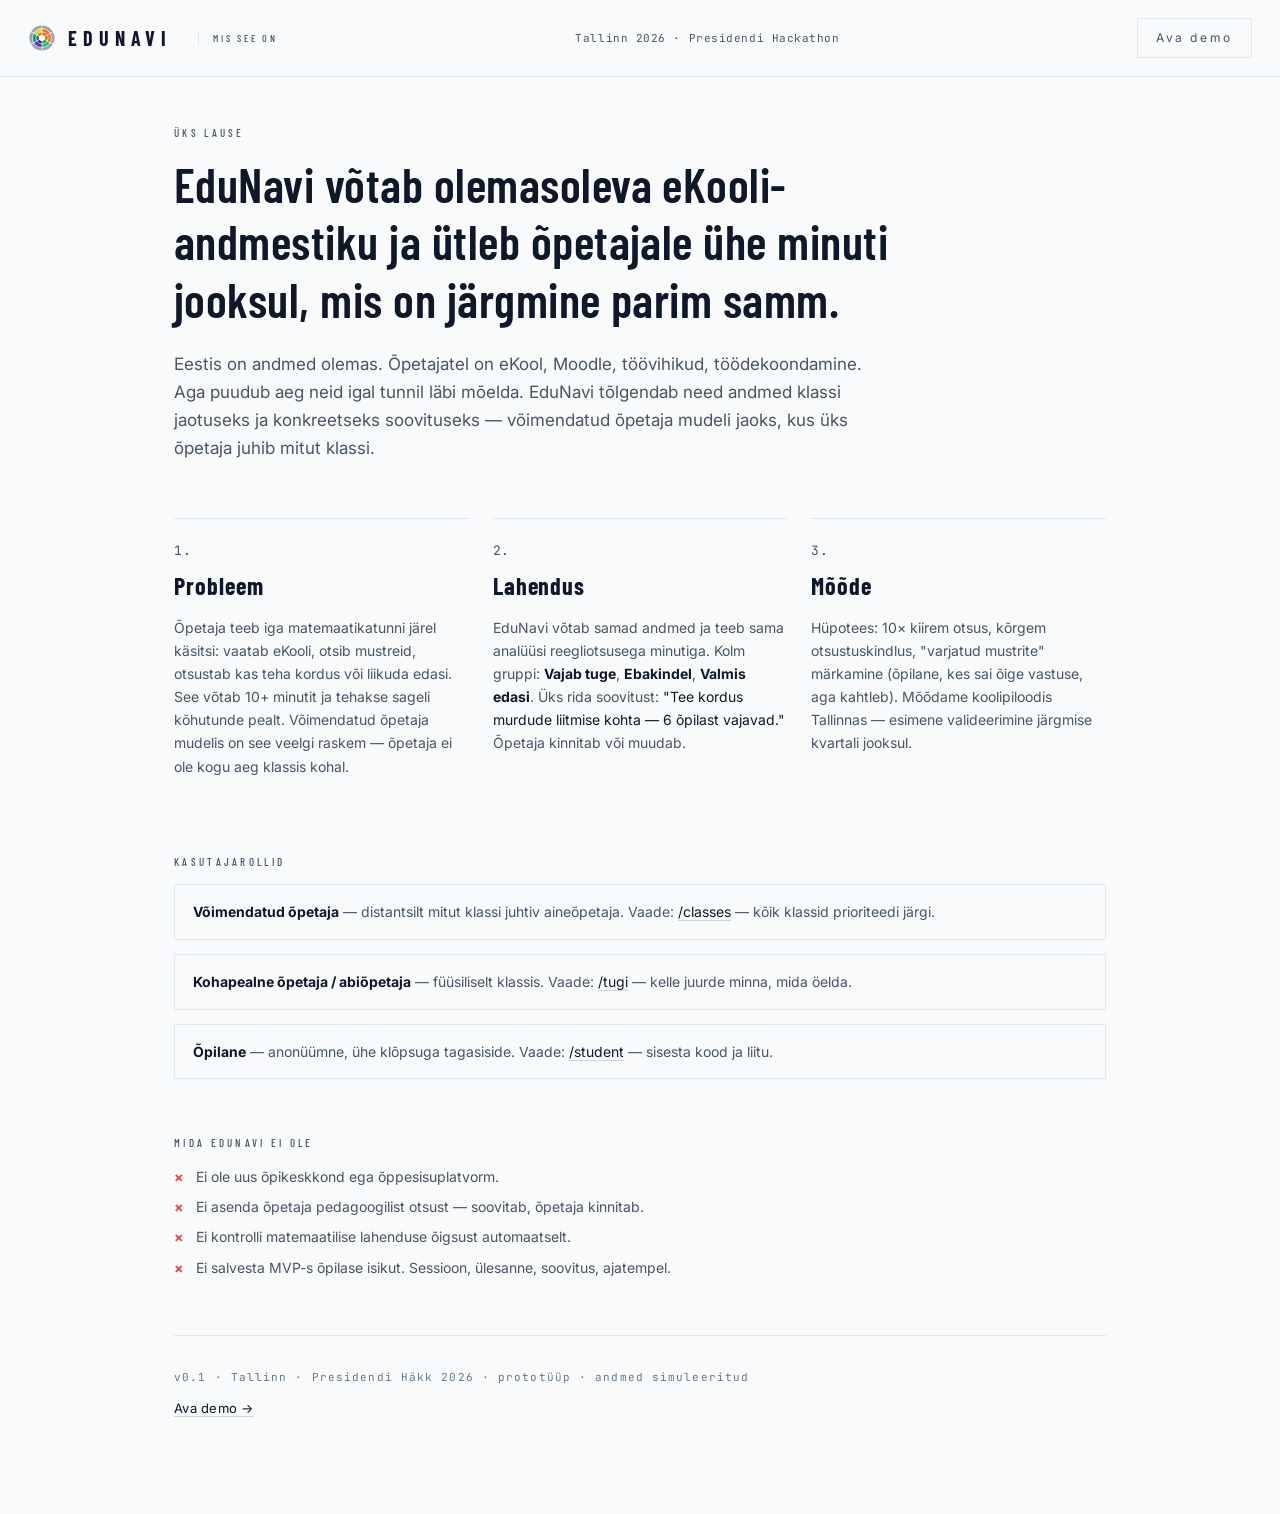
<file: about.html>
<!doctype html>
<html lang="et">
  <head>
    <meta charset="utf-8" />
    <meta name="viewport" content="width=device-width, initial-scale=1" />
    <title>EduNavi — mis see on</title>
    <meta name="description" content="EduNavi on õpetaja otsustugi: olemasolevatest andmetest klass jaotuses ja konkreetne järgmine samm." />
    <meta name="theme-color" content="#000000" />
    <link rel="canonical" href="https://edunavi.vercel.app/about" />
    <meta property="og:type" content="website" />
    <meta property="og:title" content="EduNavi — õpetaja otsustugi" />
    <meta property="og:description" content="Üks õpetaja, sada õpilast, üks pilk." />
    <meta property="og:image" content="https://edunavi.vercel.app/og.svg" />
    <meta property="og:locale" content="et_EE" />
    <link rel="stylesheet" href="style.css" />
    <link rel="icon" href="data:image/svg+xml;utf8,%3Csvg xmlns='http://www.w3.org/2000/svg' viewBox='0 0 32 32'%3E%3Crect width='32' height='32' fill='%23000'/%3E%3Ctext x='50%25' y='62%25' font-family='Arial' font-size='18' font-weight='700' fill='white' text-anchor='middle'%3EE%3C/text%3E%3C/svg%3E" />
  </head>
  <body class="about-body">
    <header class="class-header">
      <a href="/" class="wordmark" style="border:0; color:var(--text);">EduNavi <small>Mis see on</small></a>
      <div class="class-meta-bar">
        <span class="mono">Tallinn 2026 · Presidendi Hackathon</span>
      </div>
      <a href="/class" class="ghost-button" style="text-decoration:none; padding:10px 18px;">Ava demo</a>
    </header>

    <main class="about-main">
      <section class="about-hero">
        <span class="eyebrow">Üks lause</span>
        <h1 class="about-h1">EduNavi võtab olemasoleva eKooli-andmestiku ja ütleb õpetajale ühe minuti jooksul, mis on järgmine parim samm.</h1>
        <p class="about-lead">
          Eestis on andmed olemas. Õpetajatel on eKool, Moodle, töövihikud, töödekoondamine. Aga puudub aeg
          neid igal tunnil läbi mõelda. EduNavi tõlgendab need andmed klassi jaotuseks ja konkreetseks soovituseks —
          võimendatud õpetaja mudeli jaoks, kus üks õpetaja juhib mitut klassi.
        </p>
      </section>

      <section class="about-three">
        <div class="about-tile">
          <span class="about-num">1.</span>
          <h2>Probleem</h2>
          <p>
            Õpetaja teeb iga matemaatikatunni järel käsitsi: vaatab eKooli, otsib mustreid,
            otsustab kas teha kordus või liikuda edasi. See võtab 10+ minutit ja tehakse
            sageli kõhutunde pealt. Võimendatud õpetaja mudelis on see veelgi raskem —
            õpetaja ei ole kogu aeg klassis kohal.
          </p>
        </div>
        <div class="about-tile">
          <span class="about-num">2.</span>
          <h2>Lahendus</h2>
          <p>
            EduNavi võtab samad andmed ja teeb sama analüüsi reegliotsusega minutiga.
            Kolm gruppi: <strong>Vajab tuge</strong>, <strong>Ebakindel</strong>,
            <strong>Valmis edasi</strong>. Üks rida soovitust: <em>"Tee kordus murdude
            liitmise kohta — 6 õpilast vajavad."</em> Õpetaja kinnitab või muudab.
          </p>
        </div>
        <div class="about-tile">
          <span class="about-num">3.</span>
          <h2>Mõõde</h2>
          <p>
            Hüpotees: 10× kiirem otsus, kõrgem otsustuskindlus, "varjatud mustrite"
            märkamine (õpilane, kes sai õige vastuse, aga kahtleb). Mõõdame koolipiloodis
            Tallinnas — esimene valideerimine järgmise kvartali jooksul.
          </p>
        </div>
      </section>

      <section class="about-roles">
        <span class="eyebrow">Kasutajarollid</span>
        <ul class="about-roles-list">
          <li>
            <strong>Võimendatud õpetaja</strong> — distantsilt mitut klassi juhtiv aineõpetaja.
            Vaade: <a href="/classes">/classes</a> — kõik klassid prioriteedi järgi.
          </li>
          <li>
            <strong>Kohapealne õpetaja / abiõpetaja</strong> — füüsiliselt klassis.
            Vaade: <a href="/tugi">/tugi</a> — kelle juurde minna, mida öelda.
          </li>
          <li>
            <strong>Õpilane</strong> — anonüümne, ühe klõpsuga tagasiside.
            Vaade: <a href="/student">/student</a> — sisesta kood ja liitu.
          </li>
        </ul>
      </section>

      <section class="about-not">
        <span class="eyebrow">Mida EduNavi ei ole</span>
        <ul>
          <li>Ei ole uus õpikeskkond ega õppesisuplatvorm.</li>
          <li>Ei asenda õpetaja pedagoogilist otsust — soovitab, õpetaja kinnitab.</li>
          <li>Ei kontrolli matemaatilise lahenduse õigsust automaatselt.</li>
          <li>Ei salvesta MVP-s õpilase isikut. Sessioon, ülesanne, soovitus, ajatempel.</li>
        </ul>
      </section>

      <section class="about-foot">
        <p class="mono" style="color:var(--muted-2); font-size:11px; letter-spacing:0.1em;">
          v0.1 · Tallinn · Presidendi Häkk 2026 · prototüüp · andmed simuleeritud
        </p>
        <p style="margin-top:8px;"><a href="/class" class="link-button">Ava demo →</a></p>
      </section>
    </main>
  </body>
</html>
</file>
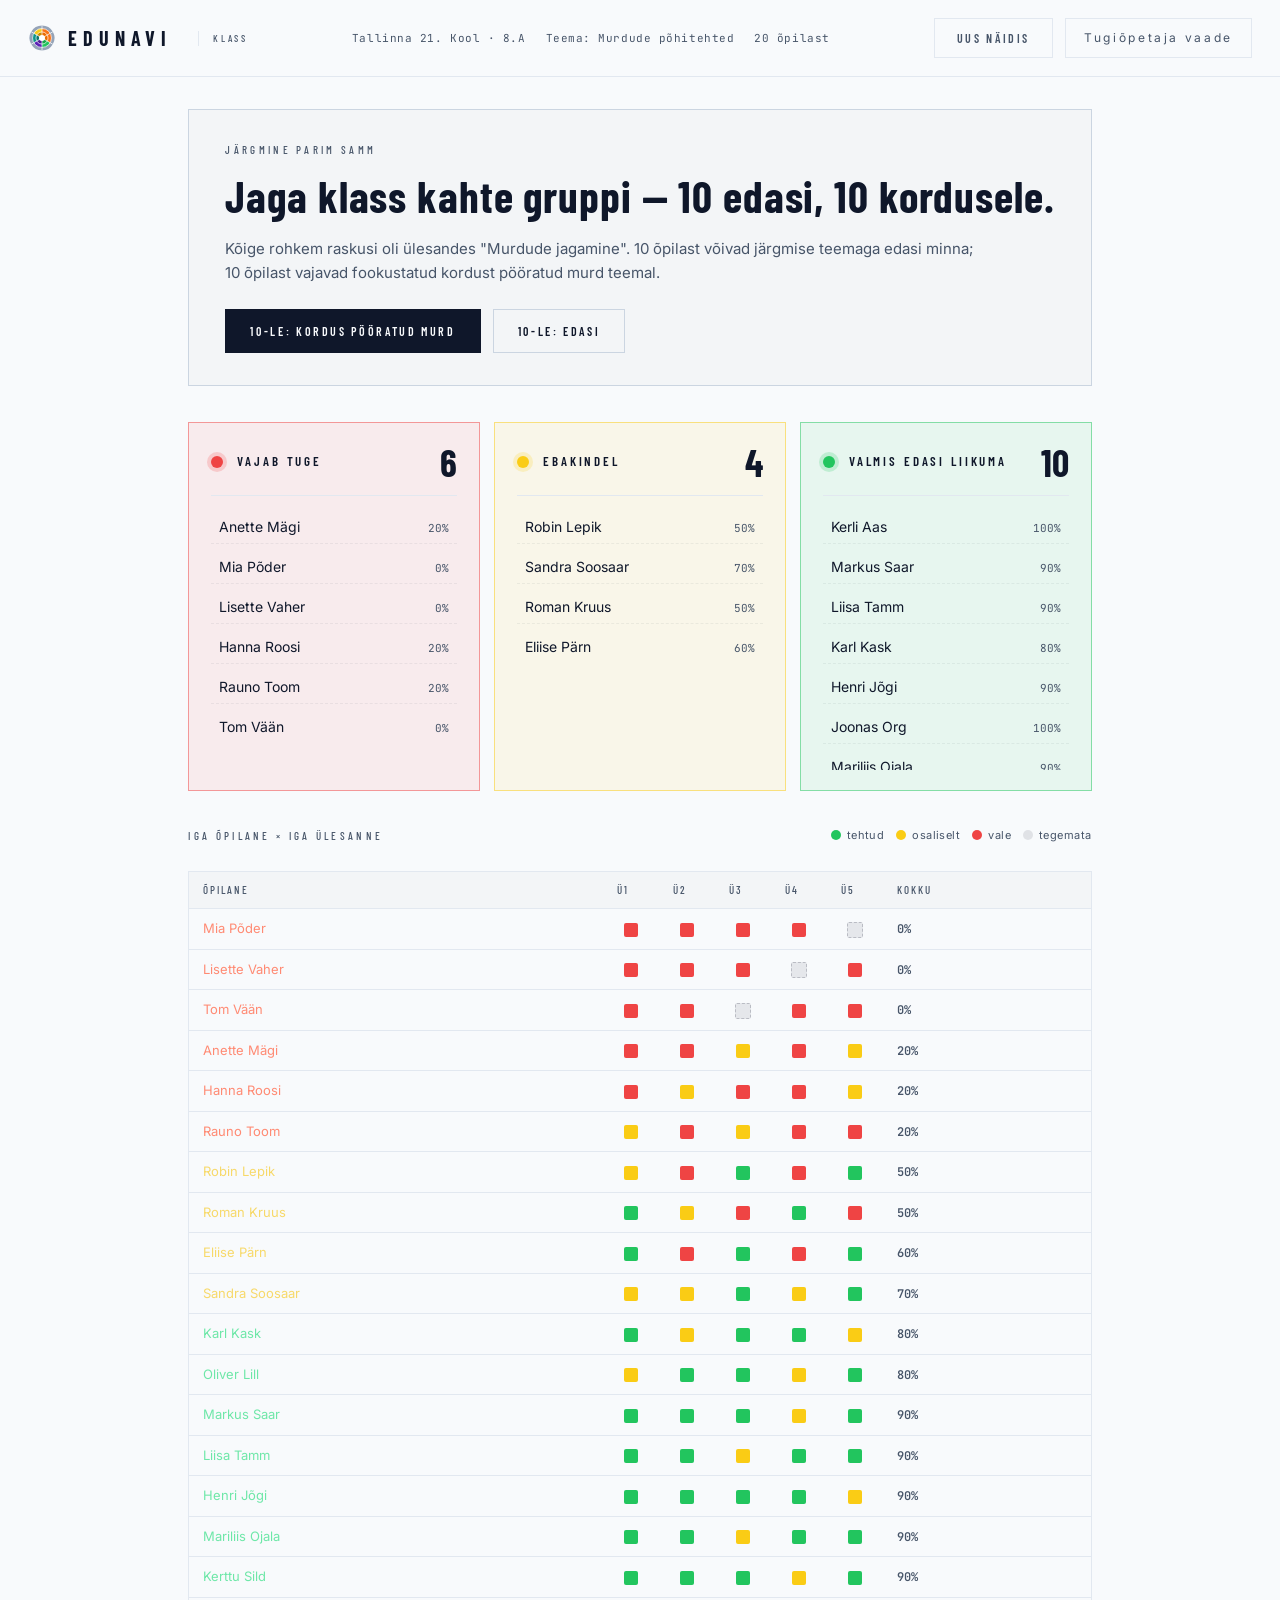
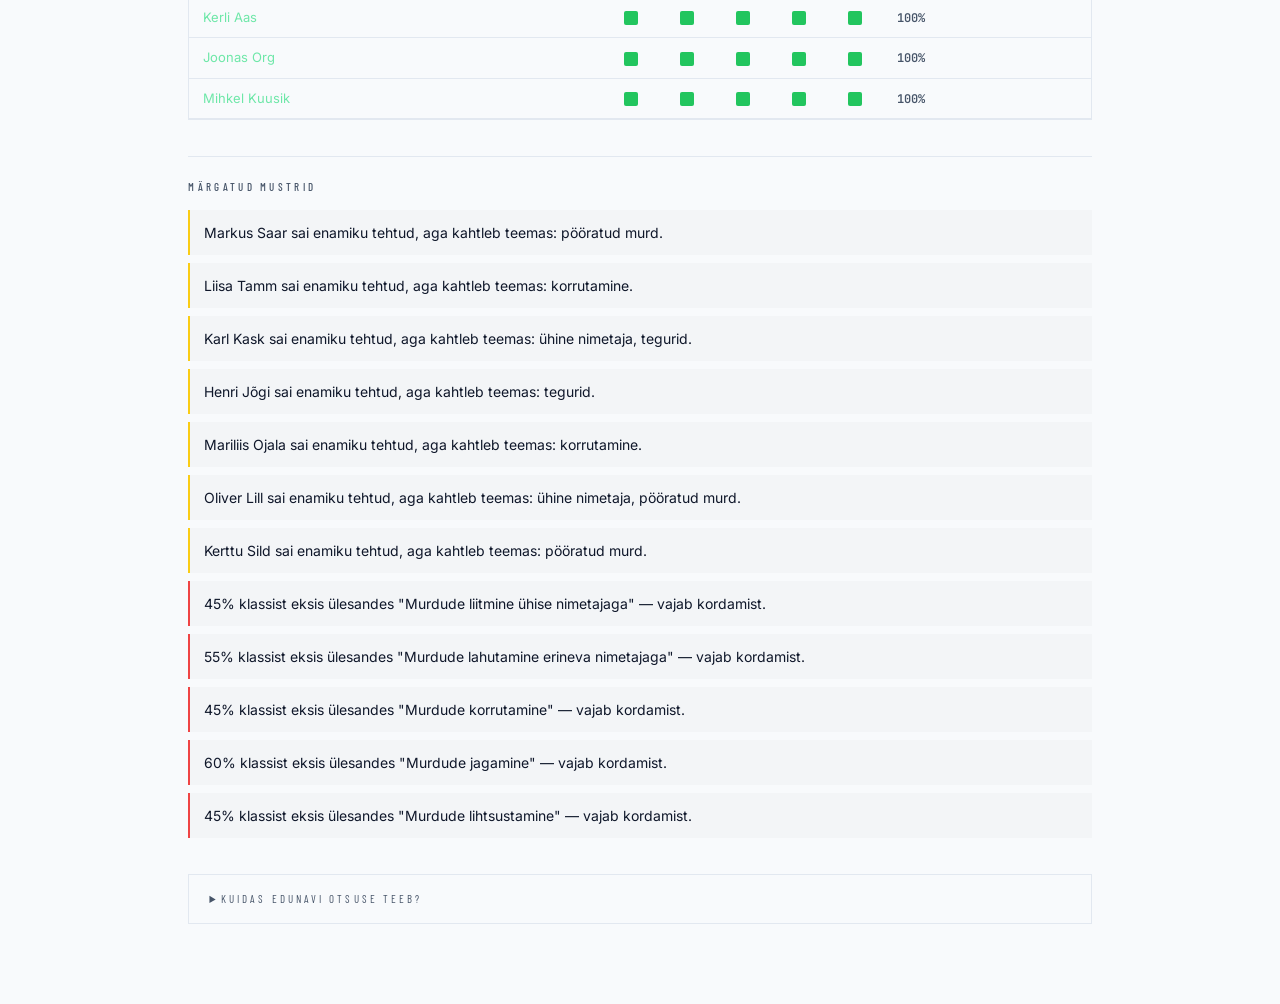
<file: class.html>
<!doctype html>
<html lang="et">
  <head>
    <meta charset="utf-8" />
    <meta name="viewport" content="width=device-width, initial-scale=1" />
    <title>EduNavi — klassi otsustugi</title>
    <meta name="description" content="EduNavi — õpetaja näeb 1 minutiga, kes vajab tuge, kes on ebakindel ja kes on valmis edasi liikuma." />
    <meta name="theme-color" content="#000000" />
    <link rel="canonical" href="https://edunavi.vercel.app/class" />
    <meta property="og:type" content="website" />
    <meta property="og:title" content="EduNavi — klassi otsustugi" />
    <meta property="og:description" content="Üks vaade. Kolm gruppi. Selge soovitus. Üks minut." />
    <meta property="og:image" content="https://edunavi.vercel.app/og.svg" />
    <meta property="og:locale" content="et_EE" />
    <link rel="stylesheet" href="style.css" />
    <link rel="icon" href="data:image/svg+xml;utf8,%3Csvg xmlns='http://www.w3.org/2000/svg' viewBox='0 0 32 32'%3E%3Crect width='32' height='32' fill='%23000'/%3E%3Ctext x='50%25' y='62%25' font-family='Arial' font-size='18' font-weight='700' fill='white' text-anchor='middle'%3EE%3C/text%3E%3C/svg%3E" />
  </head>
  <body class="class-body">
    <header class="class-header">
      <a href="/" class="wordmark" style="border:0; color:var(--text);">EduNavi <small>Klass</small></a>
      <div class="class-meta-bar">
        <span id="meta-class" class="mono"></span>
        <span id="meta-topic" class="mono"></span>
        <span id="meta-students" class="mono"></span>
      </div>
      <div style="display:flex; align-items:center; gap:12px;">
        <button id="reload-btn" class="ghost-button" title="Lae uus näidisandmestik">Uus näidis</button>
        <a href="/tugi" class="ghost-button" style="text-decoration:none; padding:10px 18px;">Tugiõpetaja vaade</a>
      </div>
    </header>

    <main class="class-main">
      <!-- Live-mode badge: shown only when arriving from a real lesson via ?live=1 -->
      <div id="live-badge" class="live-badge" style="display:none;">
        <span class="live-dot"></span>
        <span>Reaalajas tunni andmed</span>
        <span id="live-age" class="mono"></span>
      </div>

      <!-- Recommendation card — what the teacher actually does next -->
      <section class="recommendation">
        <span class="eyebrow">Järgmine parim samm</span>
        <h1 id="rec-headline" class="rec-headline">Laadin…</h1>
        <p id="rec-detail" class="rec-detail"></p>
        <div id="rec-actions" class="rec-actions"></div>
      </section>

      <!-- Three traffic-light buckets -->
      <section class="buckets">
        <div class="bucket bucket-need" id="bucket-need">
          <div class="bucket-head">
            <span class="bucket-dot"></span>
            <span class="bucket-label">Vajab tuge</span>
            <span class="bucket-count" id="count-need">0</span>
          </div>
          <ul class="bucket-list" id="list-need"></ul>
        </div>
        <div class="bucket bucket-mid" id="bucket-mid">
          <div class="bucket-head">
            <span class="bucket-dot"></span>
            <span class="bucket-label">Ebakindel</span>
            <span class="bucket-count" id="count-mid">0</span>
          </div>
          <ul class="bucket-list" id="list-mid"></ul>
        </div>
        <div class="bucket bucket-ready" id="bucket-ready">
          <div class="bucket-head">
            <span class="bucket-dot"></span>
            <span class="bucket-label">Valmis edasi liikuma</span>
            <span class="bucket-count" id="count-ready">0</span>
          </div>
          <ul class="bucket-list" id="list-ready"></ul>
        </div>
      </section>

      <!-- Per-student × per-exercise grid -->
      <section class="grid-section">
        <div class="grid-section-head">
          <span class="eyebrow">Iga õpilane × iga ülesanne</span>
          <span class="grid-legend">
            <span class="leg leg-correct">tehtud</span>
            <span class="leg leg-partial">osaliselt</span>
            <span class="leg leg-wrong">vale</span>
            <span class="leg leg-blank">tegemata</span>
          </span>
        </div>
        <div class="grid-table-wrap">
          <table class="grid-table" id="grid-table"></table>
        </div>
      </section>

      <!-- Hidden patterns (per the doc: spot uncertain students who got the right answer) -->
      <section id="patterns-section" class="patterns" style="display:none;">
        <span class="eyebrow">Märgatud mustrid</span>
        <ul id="patterns-list" class="patterns-list"></ul>
      </section>

      <!-- Algorithm transparency — judges respect this -->
      <details class="algo-note">
        <summary>Kuidas EduNavi otsuse teeb?</summary>
        <div class="algo-body">
          <p>EduNavi ei tee otsust õpetaja eest — ta teeb soovituse, mille õpetaja kinnitab. Algoritm on lihtne ja seletatav.</p>
          <ol>
            <li>Iga õpilase iga ülesande tulemus saab skoori: <strong>tehtud = 1</strong>, <strong>osaliselt = 0,5</strong>, <strong>vale = 0</strong>, <strong>tegemata = 0</strong>.</li>
            <li>Õpilase keskmine skoor määrab grupi:
              <ul>
                <li>alla 40% → <strong>Vajab tuge</strong></li>
                <li>40–74% → <strong>Ebakindel</strong></li>
                <li>75% ja üle → <strong>Valmis edasi liikuma</strong></li>
              </ul>
            </li>
            <li>Soovitus tugineb klassi jaotusele: kui üle poole vajab tuge → kordus; kui üle 70% on valmis → edasi; muidu → kahe grupi mudel.</li>
            <li>Lisaks tuvastame mustrid: õpilane, kes sai õige vastuse, aga kahtleb (osaline märk); ülesanded, kus eksis 40%+ klassist; oskused, mis on klassi peamine raskuskoht.</li>
          </ol>
          <p class="algo-foot">v1 prototüüp · reegliotsus näidisandmetel · v2 plugib LLM-i</p>
        </div>
      </details>
    </main>

    <script src="config.js"></script>
    <script src="class-data.js"></script>
    <script src="class.js"></script>
  </body>
</html>
</file>
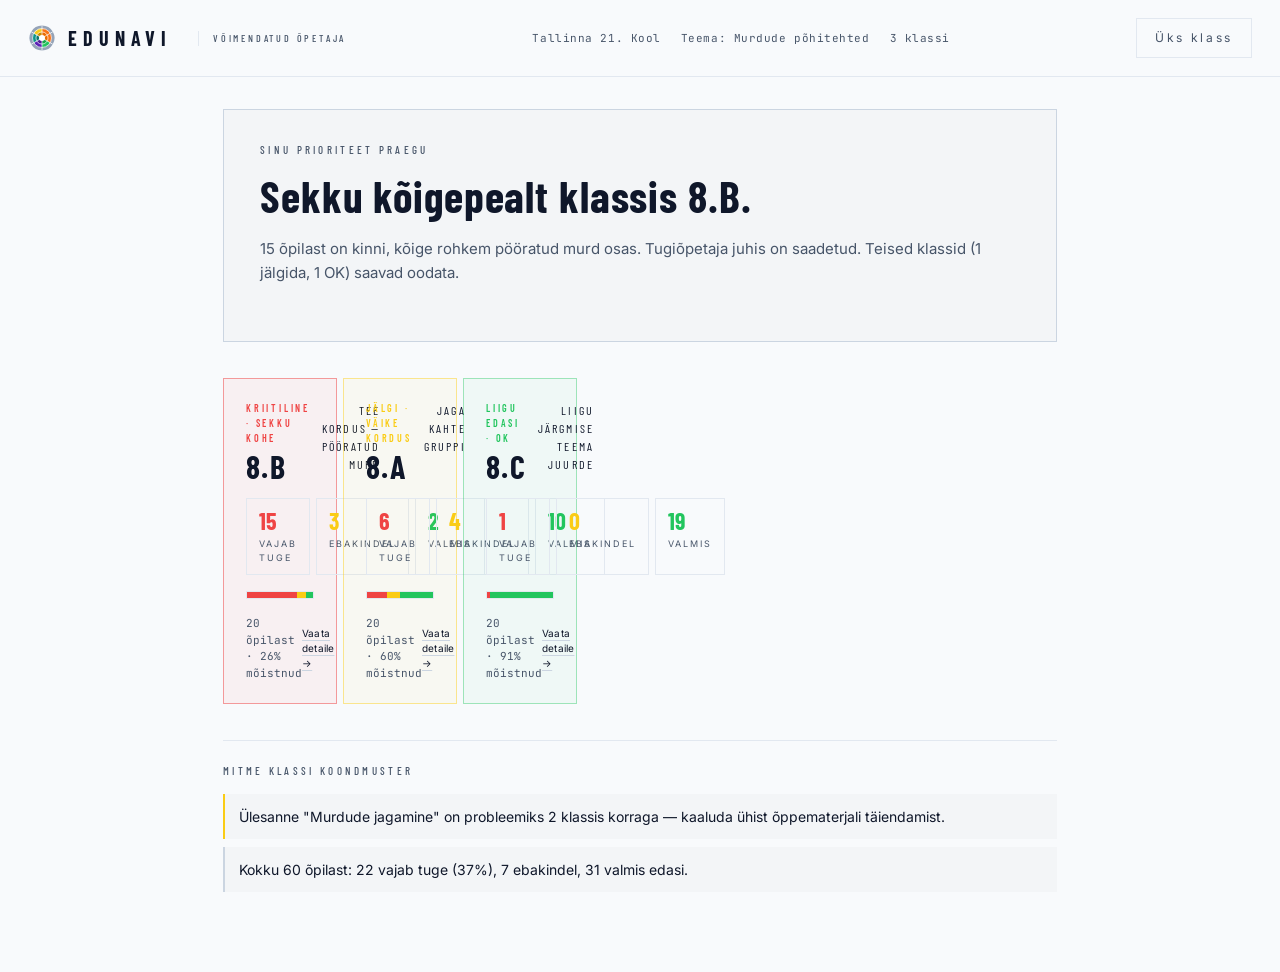
<file: classes.html>
<!doctype html>
<html lang="et">
  <head>
    <meta charset="utf-8" />
    <meta name="viewport" content="width=device-width, initial-scale=1" />
    <title>EduNavi — võimendatud õpetaja</title>
    <meta name="description" content="EduNavi võimendatud õpetajale — kõik klassid ühel pilgul, milline neist vajab kohe sekkumist." />
    <meta name="theme-color" content="#000000" />
    <link rel="canonical" href="https://edunavi.vercel.app/classes" />
    <meta property="og:type" content="website" />
    <meta property="og:title" content="EduNavi — võimendatud õpetaja" />
    <meta property="og:description" content="Üks õpetaja, mitu klassi, üks pilk." />
    <meta property="og:image" content="https://edunavi.vercel.app/og.svg" />
    <meta property="og:locale" content="et_EE" />
    <link rel="stylesheet" href="style.css" />
    <link rel="icon" href="data:image/svg+xml;utf8,%3Csvg xmlns='http://www.w3.org/2000/svg' viewBox='0 0 32 32'%3E%3Crect width='32' height='32' fill='%23000'/%3E%3Ctext x='50%25' y='62%25' font-family='Arial' font-size='18' font-weight='700' fill='white' text-anchor='middle'%3EE%3C/text%3E%3C/svg%3E" />
  </head>
  <body class="classes-body">
    <header class="class-header">
      <a href="/" class="wordmark" style="border:0; color:var(--text);">EduNavi <small>Võimendatud õpetaja</small></a>
      <div class="class-meta-bar">
        <span class="mono">Tallinna 21. Kool</span>
        <span class="mono">Teema: Murdude põhitehted</span>
        <span class="mono" id="classes-count">— klassi</span>
      </div>
      <div style="display:flex; align-items:center; gap:12px;">
        <a href="/class" class="ghost-button" style="text-decoration:none; padding:10px 18px;">Üks klass</a>
      </div>
    </header>

    <main class="class-main">
      <section class="recommendation">
        <span class="eyebrow">Sinu prioriteet praegu</span>
        <h1 id="multi-headline" class="rec-headline">Laadin…</h1>
        <p id="multi-detail" class="rec-detail"></p>
      </section>

      <section class="classes-grid" id="classes-grid"></section>

      <section class="patterns">
        <span class="eyebrow">Mitme klassi koondmuster</span>
        <ul id="multi-patterns" class="patterns-list"></ul>
      </section>
    </main>

    <script src="class-data.js"></script>
    <script src="classes.js"></script>
  </body>
</html>
</file>
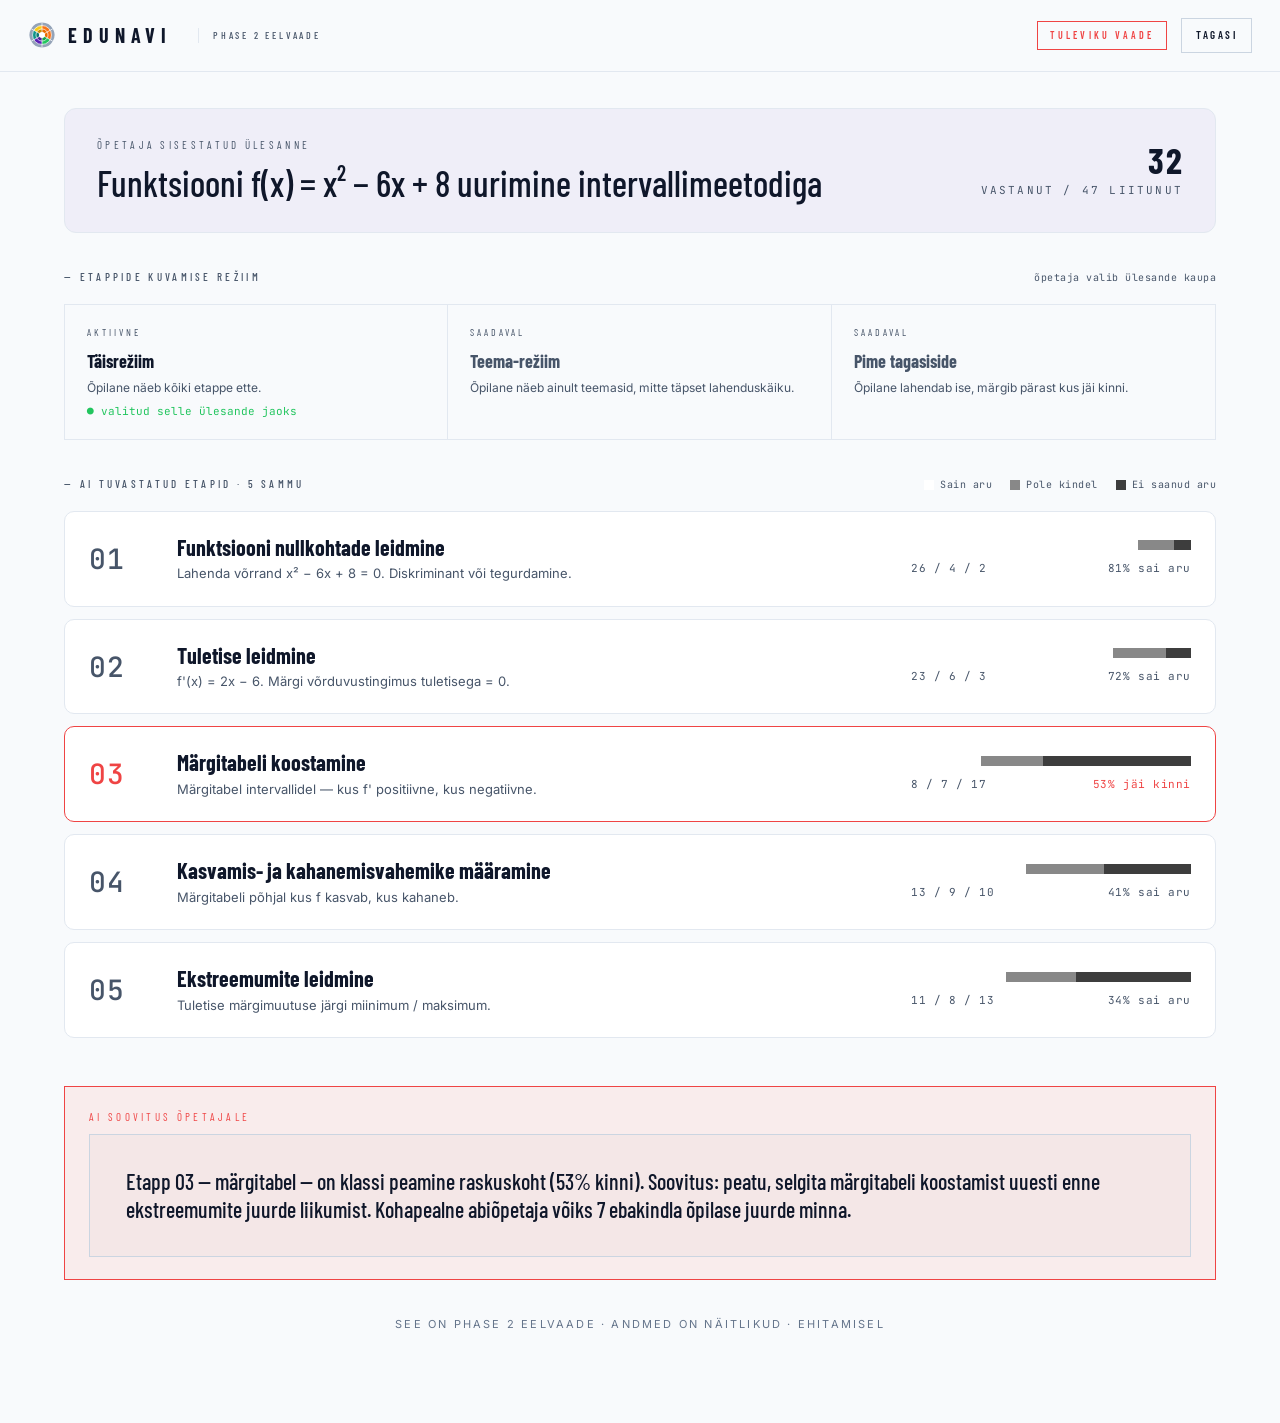
<file: preview.html>
<!doctype html>
<html lang="et">
  <head>
    <meta charset="utf-8" />
    <meta name="viewport" content="width=device-width, initial-scale=1" />
    <title>EduNavi — Phase 2: AI etapistus</title>
    <meta name="description" content="EduNavi Phase 2: AI jagab matemaatikaülesande etappideks ja näitab õpetajale, kus klass kinni jäi." />
    <meta name="theme-color" content="#000000" />
    <link rel="canonical" href="https://edunavi.vercel.app/preview" />
    <meta property="og:type" content="website" />
    <meta property="og:title" content="EduNavi — Phase 2: AI etapistus" />
    <meta property="og:description" content="AI jagab ülesande etappideks. Õpetaja kinnitab. Õpilane märgib kinnijäämise koha." />
    <meta property="og:image" content="https://edunavi.vercel.app/og.svg" />
    <meta property="og:image:width" content="1200" />
    <meta property="og:image:height" content="630" />
    <meta property="og:locale" content="et_EE" />
    <meta name="twitter:card" content="summary_large_image" />
    <meta name="twitter:title" content="EduNavi — Phase 2: AI etapistus" />
    <meta name="twitter:image" content="https://edunavi.vercel.app/og.svg" />
    <link rel="stylesheet" href="style.css" />
    <link rel="icon" href="data:image/svg+xml;utf8,%3Csvg xmlns='http://www.w3.org/2000/svg' viewBox='0 0 32 32'%3E%3Crect width='32' height='32' fill='%23000'/%3E%3Ctext x='50%25' y='62%25' font-family='Arial' font-size='18' font-weight='700' fill='white' text-anchor='middle'%3EE%3C/text%3E%3C/svg%3E" />
    <link rel="apple-touch-icon" href="data:image/svg+xml;utf8,%3Csvg xmlns='http://www.w3.org/2000/svg' viewBox='0 0 180 180'%3E%3Crect width='180' height='180' fill='%23000'/%3E%3Ctext x='50%25' y='62%25' font-family='Arial' font-size='100' font-weight='700' fill='white' text-anchor='middle'%3EE%3C/text%3E%3C/svg%3E" />
    <style>
      body.preview-body { height: auto; overflow-y: auto; }
      .preview-header {
        display: flex;
        justify-content: space-between;
        align-items: center;
        padding: 18px 28px;
        border-bottom: 1px solid var(--line);
      }
      .preview-badge {
        font-family: 'Barlow Condensed', sans-serif;
        font-size: 10px;
        font-weight: 600;
        letter-spacing: 0.32em;
        text-transform: uppercase;
        padding: 6px 12px;
        border: 1px solid var(--warn);
        color: var(--warn);
      }
      .preview-main {
        max-width: 1200px;
        margin: 0 auto;
        padding: 36px 24px 80px;
      }
      .preview-problem {
        border: 1px solid var(--line);
        padding: 28px 32px;
        margin-bottom: 36px;
        display: grid;
        grid-template-columns: 1fr auto;
        gap: 24px;
        align-items: center;
      }
      .preview-problem .label {
        font-family: 'Barlow Condensed', sans-serif;
        font-size: 11px;
        letter-spacing: 0.3em;
        text-transform: uppercase;
        color: var(--muted);
        margin-bottom: 8px;
      }
      .preview-problem .text {
        font-family: 'Barlow Condensed', sans-serif;
        font-weight: 500;
        font-size: 36px;
        line-height: 1.2;
      }
      .preview-problem .meta {
        text-align: right;
        font-family: 'JetBrains Mono', monospace;
        font-size: 11px;
        color: var(--muted);
      }
      .preview-problem .meta strong {
        font-family: 'Barlow Condensed', sans-serif;
        font-weight: 700;
        font-size: 36px;
        letter-spacing: 0.04em;
        color: var(--text);
        display: block;
        line-height: 1;
        margin-bottom: 4px;
      }

      .preview-section-head {
        display: flex;
        justify-content: space-between;
        align-items: baseline;
        margin-bottom: 18px;
      }
      .preview-section-head h2 {
        font-family: 'Barlow Condensed', sans-serif;
        font-size: 11px;
        letter-spacing: 0.3em;
        text-transform: uppercase;
        color: var(--muted);
        font-weight: 500;
        margin: 0;
      }
      .preview-section-head h2::before { content: '— '; }
      .preview-section-head .legend {
        display: flex;
        gap: 18px;
        font-family: 'JetBrains Mono', monospace;
        font-size: 10px;
        color: var(--muted);
        letter-spacing: 0.05em;
      }
      .preview-section-head .legend .swatch {
        display: inline-block;
        width: 10px;
        height: 10px;
        margin-right: 6px;
        vertical-align: middle;
      }

      .preview-steps {
        display: flex;
        flex-direction: column;
        gap: 12px;
        margin-bottom: 48px;
      }
      .preview-step {
        display: grid;
        grid-template-columns: 64px 1fr 280px;
        gap: 24px;
        border: 1px solid var(--line);
        padding: 22px 24px;
        align-items: center;
      }
      .preview-step .num {
        font-family: 'JetBrains Mono', monospace;
        font-size: 28px;
        color: var(--muted);
        font-weight: 500;
        letter-spacing: 0.02em;
      }
      .preview-step .body .name {
        font-family: 'Barlow Condensed', sans-serif;
        font-weight: 700;
        font-size: 22px;
        line-height: 1.2;
        margin-bottom: 4px;
      }
      .preview-step .body .desc {
        font-size: 13px;
        color: var(--muted);
        line-height: 1.5;
      }
      .preview-bar {
        display: flex;
        height: 10px;
        background: var(--line);
        margin-bottom: 10px;
        overflow: hidden;
      }
      .preview-bar .seg { height: 100%; }
      .preview-bar .seg.yes { background: #ffffff; }
      .preview-bar .seg.maybe { background: #888888; }
      .preview-bar .seg.no { background: #3d3d3d; }
      .preview-bar-meta {
        display: flex;
        justify-content: space-between;
        font-family: 'JetBrains Mono', monospace;
        font-size: 11px;
        color: var(--muted);
        letter-spacing: 0.05em;
      }
      .preview-step.hot { border-color: var(--warn); }
      .preview-step.hot .num { color: var(--warn); }

      .preview-callout {
        background: rgba(255, 85, 56, 0.08);
        border: 1px solid var(--warn);
        padding: 22px 24px;
        margin-bottom: 36px;
      }
      .preview-callout .label {
        font-family: 'Barlow Condensed', sans-serif;
        font-size: 11px;
        letter-spacing: 0.3em;
        text-transform: uppercase;
        color: var(--warn);
        margin-bottom: 8px;
      }
      .preview-callout .recommendation {
        font-family: 'Barlow Condensed', sans-serif;
        font-size: 22px;
        line-height: 1.3;
        font-weight: 500;
      }

      .preview-modes {
        display: grid;
        grid-template-columns: repeat(3, 1fr);
        border: 1px solid var(--line);
        margin-bottom: 36px;
      }
      .preview-mode {
        padding: 20px 22px;
        border-right: 1px solid var(--line);
      }
      .preview-mode:last-child { border-right: 0; }
      .preview-mode.active { background: rgba(255, 255, 255, 0.04); }
      .preview-mode .label {
        font-family: 'Barlow Condensed', sans-serif;
        font-size: 10px;
        letter-spacing: 0.3em;
        text-transform: uppercase;
        color: var(--muted);
        margin-bottom: 8px;
      }
      .preview-mode .name {
        font-family: 'Barlow Condensed', sans-serif;
        font-weight: 700;
        font-size: 18px;
        margin-bottom: 4px;
      }
      .preview-mode.active .name { color: var(--text); }
      .preview-mode:not(.active) .name { color: var(--muted); }
      .preview-mode .desc {
        font-size: 12px;
        color: var(--muted);
        line-height: 1.5;
      }
      .preview-mode .check {
        font-family: 'JetBrains Mono', monospace;
        font-size: 11px;
        color: var(--live);
        margin-top: 6px;
      }
      .preview-mode:not(.active) .check { display: none; }

      @media (max-width: 800px) {
        .preview-step { grid-template-columns: 1fr; gap: 12px; }
        .preview-step .num { font-size: 22px; }
        .preview-modes { grid-template-columns: 1fr; }
        .preview-mode { border-right: 0; border-bottom: 1px solid var(--line); }
        .preview-mode:last-child { border-bottom: 0; }
      }
    </style>
  </head>
  <body class="preview-body">
    <header class="preview-header">
      <a href="/" class="wordmark" style="border:0; color:var(--text);">EduNavi <small>Phase 2 eelvaade</small></a>
      <div style="display:flex; align-items:center; gap:14px;">
        <span class="preview-badge">Tuleviku vaade</span>
        <a href="/" style="font-size:11px; padding:8px 14px; border:1px solid var(--line-strong); text-decoration:none; color:var(--text); font-family:'Barlow Condensed',sans-serif; font-weight:600; letter-spacing:0.22em; text-transform:uppercase;">Tagasi</a>
      </div>
    </header>

    <main class="preview-main">

      <div class="preview-problem">
        <div>
          <div class="label">Õpetaja sisestatud ülesanne</div>
          <div class="text">Funktsiooni f(x) = x² − 6x + 8 uurimine intervallimeetodiga</div>
        </div>
        <div class="meta">
          <strong>32</strong>
          <span style="letter-spacing: 0.2em; text-transform: uppercase;">vastanut / 47 liitunut</span>
        </div>
      </div>

      <div class="preview-section-head">
        <h2>Etappide kuvamise režiim</h2>
        <span class="legend"><span style="color:var(--muted);">õpetaja valib ülesande kaupa</span></span>
      </div>
      <div class="preview-modes">
        <div class="preview-mode active">
          <div class="label">Aktiivne</div>
          <div class="name">Täisrežiim</div>
          <div class="desc">Õpilane näeb kõiki etappe ette.</div>
          <div class="check">● valitud selle ülesande jaoks</div>
        </div>
        <div class="preview-mode">
          <div class="label">Saadaval</div>
          <div class="name">Teema-režiim</div>
          <div class="desc">Õpilane näeb ainult teemasid, mitte täpset lahenduskäiku.</div>
          <div class="check">●</div>
        </div>
        <div class="preview-mode">
          <div class="label">Saadaval</div>
          <div class="name">Pime tagasiside</div>
          <div class="desc">Õpilane lahendab ise, märgib pärast kus jäi kinni.</div>
          <div class="check">●</div>
        </div>
      </div>

      <div class="preview-section-head">
        <h2>AI tuvastatud etapid · 5 sammu</h2>
        <div class="legend">
          <span><span class="swatch" style="background:#ffffff;"></span>Sain aru</span>
          <span><span class="swatch" style="background:#888888;"></span>Pole kindel</span>
          <span><span class="swatch" style="background:#3d3d3d;"></span>Ei saanud aru</span>
        </div>
      </div>

      <div class="preview-steps">
        <article class="preview-step">
          <div class="num">01</div>
          <div class="body">
            <div class="name">Funktsiooni nullkohtade leidmine</div>
            <div class="desc">Lahenda võrrand x² − 6x + 8 = 0. Diskriminant või tegurdamine.</div>
          </div>
          <div>
            <div class="preview-bar">
              <div class="seg yes" style="width: 81%;"></div>
              <div class="seg maybe" style="width: 13%;"></div>
              <div class="seg no" style="width: 6%;"></div>
            </div>
            <div class="preview-bar-meta">
              <span>26 / 4 / 2</span>
              <span>81% sai aru</span>
            </div>
          </div>
        </article>

        <article class="preview-step">
          <div class="num">02</div>
          <div class="body">
            <div class="name">Tuletise leidmine</div>
            <div class="desc">f'(x) = 2x − 6. Märgi võrduvustingimus tuletisega = 0.</div>
          </div>
          <div>
            <div class="preview-bar">
              <div class="seg yes" style="width: 72%;"></div>
              <div class="seg maybe" style="width: 19%;"></div>
              <div class="seg no" style="width: 9%;"></div>
            </div>
            <div class="preview-bar-meta">
              <span>23 / 6 / 3</span>
              <span>72% sai aru</span>
            </div>
          </div>
        </article>

        <article class="preview-step hot">
          <div class="num">03</div>
          <div class="body">
            <div class="name">Märgitabeli koostamine</div>
            <div class="desc">Märgitabel intervallidel — kus f' positiivne, kus negatiivne.</div>
          </div>
          <div>
            <div class="preview-bar">
              <div class="seg yes" style="width: 25%;"></div>
              <div class="seg maybe" style="width: 22%;"></div>
              <div class="seg no" style="width: 53%;"></div>
            </div>
            <div class="preview-bar-meta">
              <span>8 / 7 / 17</span>
              <span style="color: var(--warn);">53% jäi kinni</span>
            </div>
          </div>
        </article>

        <article class="preview-step">
          <div class="num">04</div>
          <div class="body">
            <div class="name">Kasvamis- ja kahanemisvahemike määramine</div>
            <div class="desc">Märgitabeli põhjal kus f kasvab, kus kahaneb.</div>
          </div>
          <div>
            <div class="preview-bar">
              <div class="seg yes" style="width: 41%;"></div>
              <div class="seg maybe" style="width: 28%;"></div>
              <div class="seg no" style="width: 31%;"></div>
            </div>
            <div class="preview-bar-meta">
              <span>13 / 9 / 10</span>
              <span>41% sai aru</span>
            </div>
          </div>
        </article>

        <article class="preview-step">
          <div class="num">05</div>
          <div class="body">
            <div class="name">Ekstreemumite leidmine</div>
            <div class="desc">Tuletise märgimuutuse järgi miinimum / maksimum.</div>
          </div>
          <div>
            <div class="preview-bar">
              <div class="seg yes" style="width: 34%;"></div>
              <div class="seg maybe" style="width: 25%;"></div>
              <div class="seg no" style="width: 41%;"></div>
            </div>
            <div class="preview-bar-meta">
              <span>11 / 8 / 13</span>
              <span>34% sai aru</span>
            </div>
          </div>
        </article>
      </div>

      <div class="preview-callout">
        <div class="label">AI soovitus õpetajale</div>
        <div class="recommendation">
          Etapp 03 — märgitabel — on klassi peamine raskuskoht (53% kinni). Soovitus:
          peatu, selgita märgitabeli koostamist uuesti enne ekstreemumite juurde liikumist.
          Kohapealne abiõpetaja võiks 7 ebakindla õpilase juurde minna.
        </div>
      </div>

      <p style="text-align:center; color:var(--muted-2); font-size:11px; letter-spacing:0.2em; text-transform:uppercase; margin-top:36px;">
        See on Phase 2 eelvaade · andmed on näitlikud · ehitamisel
      </p>
    </main>
  </body>
</html>
</file>
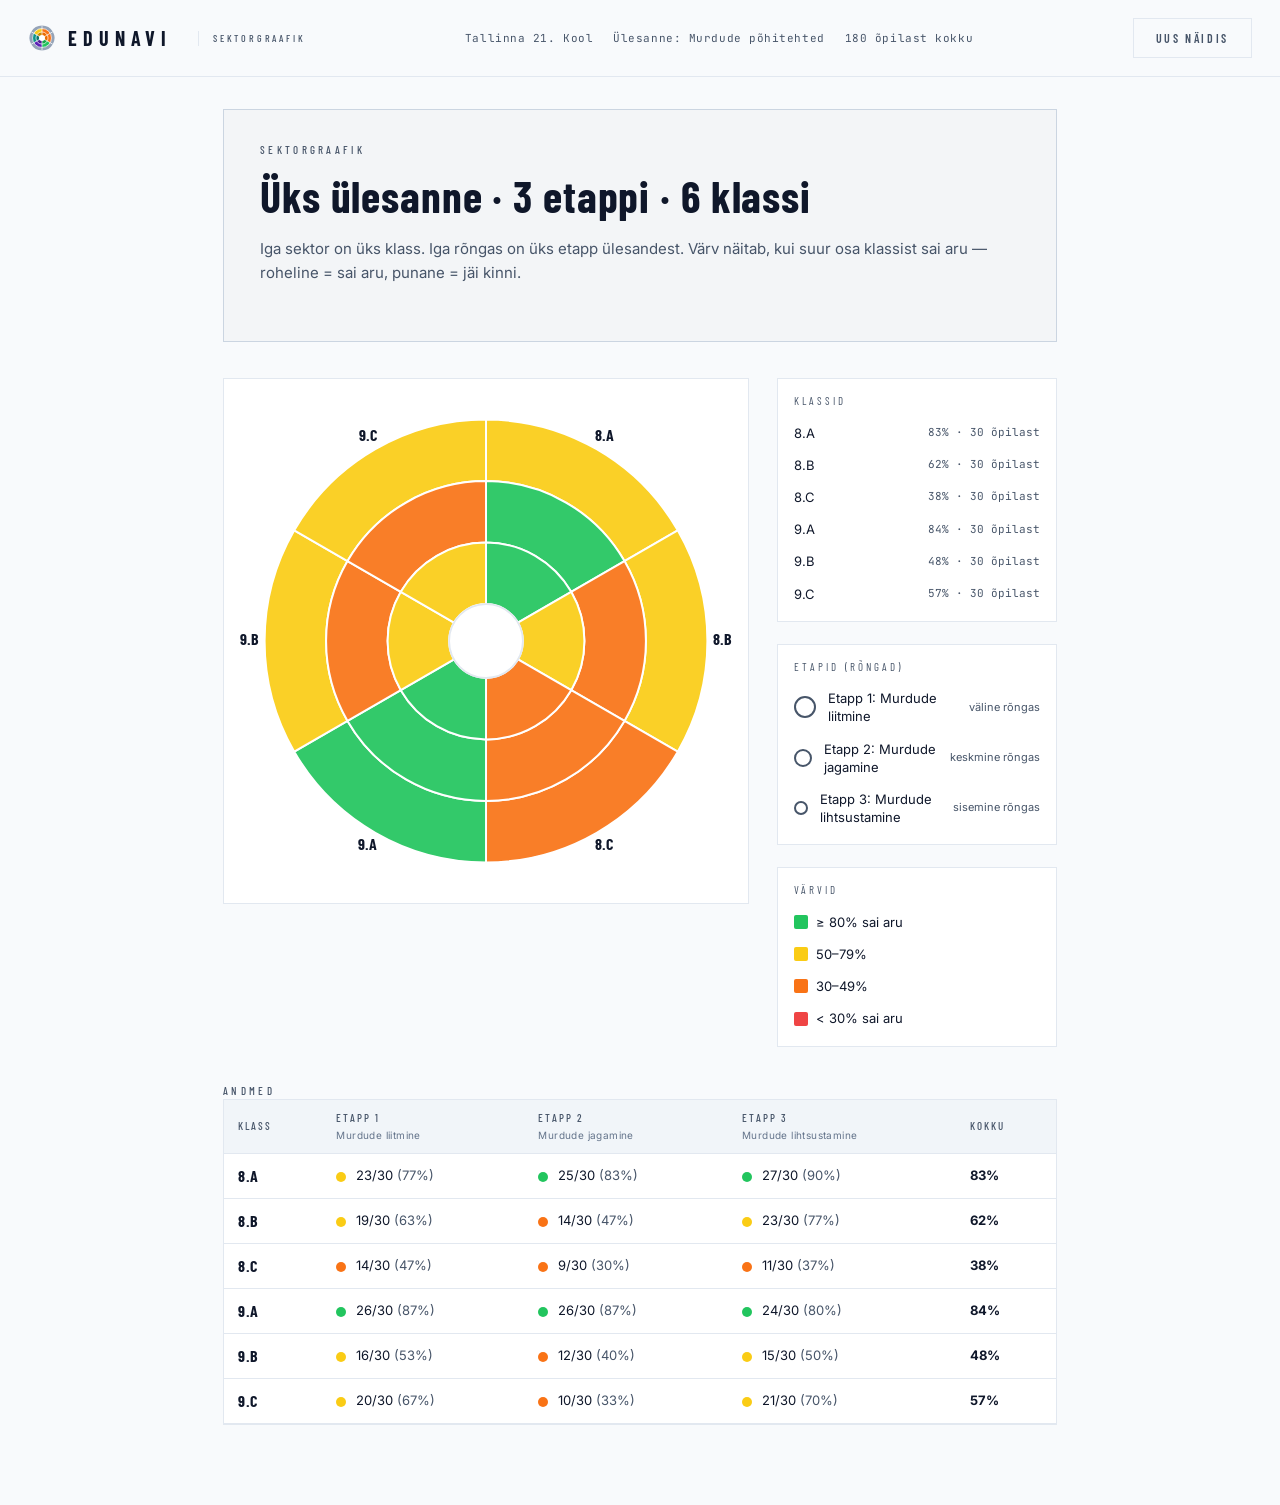
<file: sektor.html>
<!doctype html>
<html lang="et">
  <head>
    <meta charset="utf-8" />
    <meta name="viewport" content="width=device-width, initial-scale=1" />
    <title>EduNavi — sektorgraafik</title>
    <meta name="description" content="EduNavi sektorgraafik — 6 klassi × 3 etappi, igas ringis ühe etapi tulemus." />
    <meta name="theme-color" content="#000000" />
    <link rel="canonical" href="https://edunavi.vercel.app/sektor" />
    <link rel="stylesheet" href="style.css" />
    <link rel="icon" href="data:image/svg+xml;utf8,%3Csvg xmlns='http://www.w3.org/2000/svg' viewBox='0 0 32 32'%3E%3Crect width='32' height='32' fill='%23000'/%3E%3Ctext x='50%25' y='62%25' font-family='Arial' font-size='18' font-weight='700' fill='white' text-anchor='middle'%3EE%3C/text%3E%3C/svg%3E" />
  </head>
  <body class="sektor-body">
    <header class="class-header">
      <a href="/" class="wordmark" style="border:0; color:var(--text);" title="Tagasi avalehele">EduNavi <small>Sektorgraafik</small></a>
      <div class="class-meta-bar">
        <span class="mono">Tallinna 21. Kool</span>
        <span class="mono">Ülesanne: Murdude põhitehted</span>
        <span class="mono"><span id="totals-label">— õpilast</span></span>
      </div>
      <div style="display:flex; align-items:center; gap:12px;">
        <button id="reload-btn" class="ghost-button" title="Genereeri uued näidisandmed">Uus näidis</button>
      </div>
    </header>

    <main class="class-main">
      <section class="recommendation">
        <span class="eyebrow">Sektorgraafik</span>
        <h1 class="rec-headline">Üks ülesanne · 3 etappi · 6 klassi</h1>
        <p class="rec-detail">Iga sektor on üks klass. Iga rõngas on üks etapp ülesandest. Värv näitab, kui suur osa klassist sai aru — roheline = sai aru, punane = jäi kinni.</p>
      </section>

      <section class="sektor-frame">
        <div class="sektor-svg-wrap">
          <svg id="sektor-svg" viewBox="-200 -200 400 400" aria-label="Klassi mõistmise sektorgraafik"></svg>
        </div>
        <aside class="sektor-legend">
          <div class="legend-block">
            <span class="legend-title">Klassid</span>
            <ul id="legend-classes" class="legend-list"></ul>
          </div>
          <div class="legend-block">
            <span class="legend-title">Etapid (rõngad)</span>
            <ul id="legend-topics" class="legend-list legend-topics"></ul>
          </div>
          <div class="legend-block">
            <span class="legend-title">Värvid</span>
            <ul class="legend-list">
              <li><span class="swatch" style="background:#22C55E;"></span>≥ 80% sai aru</li>
              <li><span class="swatch" style="background:#FACC15;"></span>50–79%</li>
              <li><span class="swatch" style="background:#F97316;"></span>30–49%</li>
              <li><span class="swatch" style="background:#EF4444;"></span>&lt; 30% sai aru</li>
            </ul>
          </div>
        </aside>
      </section>

      <section>
        <span class="eyebrow">Andmed</span>
        <div class="sektor-table-wrap">
          <table class="sektor-table" id="sektor-table"></table>
        </div>
      </section>
    </main>

    <script src="sektor.js"></script>
  </body>
</html>
</file>
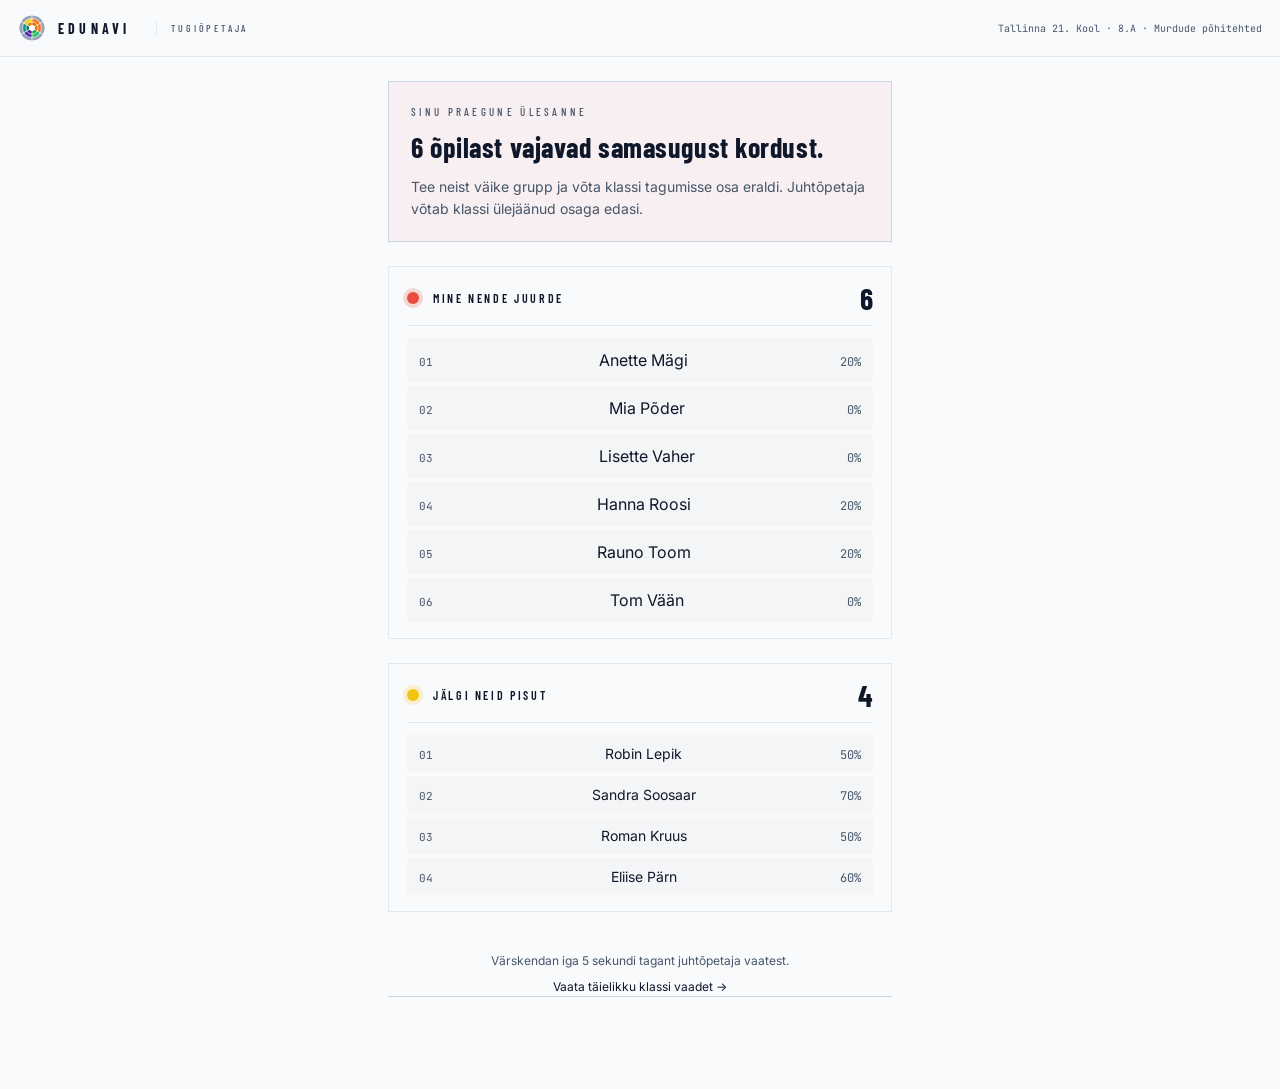
<file: tugi.html>
<!doctype html>
<html lang="et">
  <head>
    <meta charset="utf-8" />
    <meta name="viewport" content="width=device-width, initial-scale=1, viewport-fit=cover" />
    <title>EduNavi — tugiõpetaja</title>
    <meta name="description" content="EduNavi tugiõpetajale — kes vajab praegu klassis abi." />
    <meta name="theme-color" content="#000000" />
    <link rel="canonical" href="https://edunavi.vercel.app/tugi" />
    <meta name="robots" content="noindex" />
    <link rel="stylesheet" href="style.css" />
    <link rel="icon" href="data:image/svg+xml;utf8,%3Csvg xmlns='http://www.w3.org/2000/svg' viewBox='0 0 32 32'%3E%3Crect width='32' height='32' fill='%23000'/%3E%3Ctext x='50%25' y='62%25' font-family='Arial' font-size='18' font-weight='700' fill='white' text-anchor='middle'%3EE%3C/text%3E%3C/svg%3E" />
    <link rel="apple-touch-icon" href="data:image/svg+xml;utf8,%3Csvg xmlns='http://www.w3.org/2000/svg' viewBox='0 0 180 180'%3E%3Crect width='180' height='180' fill='%23000'/%3E%3Ctext x='50%25' y='62%25' font-family='Arial' font-size='100' font-weight='700' fill='white' text-anchor='middle'%3EE%3C/text%3E%3C/svg%3E" />
  </head>
  <body class="tugi-body">
    <header class="tugi-header">
      <a href="/" class="wordmark" style="border:0; color:var(--text); font-size:14px;">EduNavi <small>Tugiõpetaja</small></a>
      <span id="tugi-meta" class="mono" style="font-size:10px; color:var(--muted);"></span>
    </header>

    <main class="tugi-main">
      <section class="tugi-action">
        <span class="eyebrow">Sinu praegune ülesanne</span>
        <h1 id="tugi-headline">Laadin…</h1>
        <p id="tugi-detail" class="muted-text"></p>
      </section>

      <section class="tugi-block">
        <div class="tugi-block-head">
          <span class="bucket-dot" style="background: rgb(231, 76, 60); box-shadow: 0 0 0 4px rgba(231, 76, 60, 0.2);"></span>
          <span class="tugi-block-label">Mine nende juurde</span>
          <span class="tugi-block-count" id="tugi-need-count">0</span>
        </div>
        <ol id="tugi-need-list" class="tugi-name-list"></ol>
      </section>

      <section class="tugi-block">
        <div class="tugi-block-head">
          <span class="bucket-dot" style="background: rgb(241, 196, 15); box-shadow: 0 0 0 4px rgba(241, 196, 15, 0.2);"></span>
          <span class="tugi-block-label">Jälgi neid pisut</span>
          <span class="tugi-block-count" id="tugi-mid-count">0</span>
        </div>
        <ol id="tugi-mid-list" class="tugi-name-list small"></ol>
      </section>

      <p class="tugi-foot">
        Värskendan iga 5 sekundi tagant juhtõpetaja vaatest.
        <a href="/class" style="display:block; margin-top:8px;">Vaata täielikku klassi vaadet →</a>
      </p>
    </main>

    <script src="class-data.js"></script>
    <script src="tugi.js"></script>
  </body>
</html>
</file>
<file: style.css>
@import url('https://fonts.googleapis.com/css2?family=Barlow+Condensed:wght@300;400;500;600;700;800&family=Inter:wght@400;500;600;700&family=JetBrains+Mono:wght@400;500&display=swap');

:root {
  /* Brand tokens — from team color-spec.docx (Math EdTech Platform v1.0) */
  --color-brand-teacher:         #1E3A5F;
  --color-brand-teacher-subtle:  #E8F1FC;
  --color-brand-student:         #5B21B6;
  --color-brand-student-subtle:  #F5F3FF;
  --color-accent:                #0369A1;
  --color-accent-subtle:         #E0F2FE;
  --color-surface-page:          #F8FAFC;
  --color-surface-card:          #FFFFFF;
  --color-surface-raised:        #F1F5F9;
  --color-text-primary:          #0F172A;
  --color-text-secondary:        #475569;
  --color-text-tertiary:         #64748B;
  --color-text-inverse:          #FFFFFF;
  --color-border-default:        #E2E8F0;
  --color-border-strong:         #CBD5E1;
  --color-status-success:        #22C55E;
  --color-status-success-subtle: #F0FDF4;
  --color-status-success-text:   #166534;
  --color-status-warning:        #FACC15;
  --color-status-warning-subtle: #FEFCE8;
  --color-status-warning-text:   #854D0E;
  --color-status-caution:        #F97316;
  --color-status-caution-subtle: #FFF7ED;
  --color-status-caution-text:   #9A3412;
  --color-status-danger:         #EF4444;
  --color-status-danger-subtle:  #FEF2F2;
  --color-status-danger-text:    #991B1B;
  --color-status-neutral:        #94A3B8;
  --color-status-neutral-subtle: #F1F5F9;
  --color-status-neutral-text:   #475569;

  /* Legacy aliases — existing components keep working while we migrate */
  --bg:           var(--color-surface-page);
  --bg-2:         var(--color-surface-card);
  --bg-3:         var(--color-surface-raised);
  --text:         var(--color-text-primary);
  --muted:        var(--color-text-secondary);
  --muted-2:      var(--color-text-tertiary);
  --line:         var(--color-border-default);
  --line-strong:  var(--color-border-strong);
  --live:         var(--color-status-success);
  --warn:         var(--color-status-danger);
}

* { box-sizing: border-box; }

html, body {
  margin: 0;
  padding: 0;
  background: var(--bg);
  color: var(--text);
  font-family: 'Inter', system-ui, -apple-system, "Segoe UI", Roboto, sans-serif;
  font-size: 15px;
  line-height: 1.5;
  -webkit-font-smoothing: antialiased;
  text-rendering: optimizeLegibility;
  height: 100vh;
  overflow: hidden;
}
/* Pages that scroll vertically: lift the lock from <html> too */
html:has(body.history-body),
html:has(body.about-body),
html:has(body.class-body),
html:has(body.classes-body),
html:has(body.preview-body),
html:has(body.tugi-body),
html:has(body.student-body),
html:has(body.loo-body),
html:has(body.lesson-detail-body) {
  height: auto;
  overflow: visible;
}
body.loo-body,
body.lesson-detail-body {
  height: auto;
  overflow: visible;
}

body { display: flex; flex-direction: column; }
h1, h2, h3 { margin: 0; }

.display {
  font-family: 'Barlow Condensed', 'Inter', sans-serif;
  font-weight: 700;
  text-transform: uppercase;
  letter-spacing: 0.04em;
  line-height: 1;
}

.eyebrow,
.section-heading {
  font-family: 'Barlow Condensed', sans-serif;
  font-size: 11px;
  font-weight: 500;
  text-transform: uppercase;
  letter-spacing: 0.3em;
  color: var(--muted);
  display: block;
}

.mono { font-family: 'JetBrains Mono', ui-monospace, monospace; }

a { color: var(--text); text-decoration: none; border-bottom: 1px solid var(--line); }
a:hover { border-bottom-color: var(--text); }

button {
  font: 600 12px 'Barlow Condensed', sans-serif;
  text-transform: uppercase;
  letter-spacing: 0.22em;
  background: transparent;
  color: var(--text);
  border: 1px solid var(--line-strong);
  padding: 12px 22px;
  cursor: pointer;
  transition: background 0.15s ease, color 0.15s ease, border-color 0.15s ease;
  border-radius: 0;
}
button:hover:not(:disabled) {
  background: var(--text);
  color: var(--bg);
  border-color: var(--text);
}
button.primary {
  background: var(--text);
  color: var(--bg);
  border-color: var(--text);
}
button.primary:hover:not(:disabled) {
  background: transparent;
  color: var(--text);
}
button:disabled { opacity: 0.35; cursor: not-allowed; }

input[type="text"], input[type="email"], input[type="password"], textarea {
  font-family: 'Inter', sans-serif;
  font-size: 15px;
  background: transparent;
  color: var(--text);
  border: 0;
  border-bottom: 1px solid var(--line);
  padding: 12px 0;
  width: 100%;
  outline: none;
  border-radius: 0;
  -webkit-text-fill-color: var(--text);
  caret-color: var(--text);
}
input[type="text"]:focus, input[type="email"]:focus, input[type="password"]:focus, textarea:focus {
  border-bottom-color: var(--text);
}
input[type="text"]::placeholder, input[type="email"]::placeholder, input[type="password"]::placeholder, textarea::placeholder {
  color: var(--muted-2);
}
/* Override Chrome/Edge autofill yellow + dark text */
input:-webkit-autofill,
input:-webkit-autofill:hover,
input:-webkit-autofill:focus,
input:-webkit-autofill:active {
  -webkit-text-fill-color: var(--text) !important;
  -webkit-box-shadow: 0 0 0 1000px var(--bg) inset !important;
  caret-color: var(--text) !important;
  transition: background-color 5000s ease-in-out 0s;
}
textarea { resize: none; line-height: 1.4; }

.banner {
  position: fixed;
  top: 0; left: 0; right: 0;
  background: var(--warn);
  color: #fff;
  padding: 9px 20px;
  font-family: 'Barlow Condensed', sans-serif;
  font-size: 12px;
  font-weight: 600;
  text-transform: uppercase;
  letter-spacing: 0.25em;
  text-align: center;
  z-index: 1000;
  display: none;
}
.banner.show { display: block; }

.wordmark {
  font-family: 'Barlow Condensed', sans-serif;
  font-weight: 700;
  font-size: 20px;
  letter-spacing: 0.3em;
  text-transform: uppercase;
  display: inline-flex;
  align-items: center;
  gap: 12px;
  white-space: nowrap;
}
.wordmark::before {
  content: '';
  width: 28px;
  height: 28px;
  background-image: url('/logo-icon.svg');
  background-size: contain;
  background-repeat: no-repeat;
  background-position: center;
  flex-shrink: 0;
}
.wordmark small {
  margin-left: 14px;
  padding-left: 14px;
  border-left: 1px solid var(--line);
  font-size: 10px;
  font-weight: 500;
  letter-spacing: 0.28em;
  color: var(--muted);
}

.pill {
  font-family: 'Barlow Condensed', sans-serif;
  font-size: 11px;
  font-weight: 500;
  letter-spacing: 0.28em;
  text-transform: uppercase;
  color: var(--muted);
  display: inline-flex;
  align-items: center;
  gap: 10px;
  white-space: nowrap;
}
.pill::before {
  content: '';
  width: 7px;
  height: 7px;
  border-radius: 50%;
  background: var(--muted);
}
.pill.live { color: var(--text); }
.pill.live::before {
  background: var(--live);
  box-shadow: 0 0 0 4px rgba(0, 255, 136, 0.15);
}

/* === Class analysis view (the actual product per the spec) === */
body.class-body {
  height: auto;
  overflow-y: auto;
}
.class-header {
  display: flex;
  align-items: center;
  justify-content: space-between;
  padding: 18px 28px;
  border-bottom: 1px solid var(--line);
  gap: 18px;
}
.class-meta-bar {
  display: flex;
  gap: 20px;
  font-size: 11px;
  color: var(--muted);
  letter-spacing: 0.05em;
}
.class-main {
  max-width: 1200px;
  margin: 0 auto;
  padding: 32px 24px 80px;
  display: flex;
  flex-direction: column;
  gap: 36px;
}

/* Recommendation hero */
.recommendation {
  border: 1px solid var(--line-strong);
  background: rgba(15, 23, 42, 0.02);
  padding: 32px 36px;
}
.recommendation .eyebrow {
  margin-bottom: 12px;
}
.rec-headline {
  font-family: 'Barlow Condensed', sans-serif;
  font-weight: 700;
  font-size: clamp(28px, 4vw, 44px);
  line-height: 1.15;
  letter-spacing: 0.02em;
  margin: 0 0 16px;
}
.rec-detail {
  font-size: 15px;
  color: var(--muted);
  line-height: 1.6;
  max-width: 760px;
  margin: 0 0 24px;
}
.rec-actions {
  display: flex;
  flex-wrap: wrap;
  gap: 12px;
}
.rec-actions button {
  padding: 14px 24px;
  font-size: 12px;
  letter-spacing: 0.22em;
}

/* Three traffic-light buckets */
.buckets {
  display: grid;
  grid-template-columns: repeat(3, 1fr);
  gap: 14px;
}
.bucket {
  border: 1px solid var(--line);
  padding: 20px 22px;
  display: flex;
  flex-direction: column;
  gap: 14px;
}
.bucket-head {
  display: grid;
  grid-template-columns: 14px 1fr auto;
  align-items: center;
  gap: 12px;
  border-bottom: 1px solid var(--line);
  padding-bottom: 14px;
}
.bucket-dot {
  width: 12px;
  height: 12px;
  border-radius: 50%;
  background: var(--line-strong);
}
.bucket-label {
  font-family: 'Barlow Condensed', sans-serif;
  font-weight: 600;
  font-size: 13px;
  letter-spacing: 0.22em;
  text-transform: uppercase;
  color: var(--text);
}
.bucket-count {
  font-family: 'Barlow Condensed', sans-serif;
  font-weight: 700;
  font-size: 38px;
  line-height: 1;
}
.bucket-list {
  list-style: none;
  padding: 0;
  margin: 0;
  display: flex;
  flex-direction: column;
  gap: 6px;
  max-height: 260px;
  overflow-y: auto;
}
.bucket-list li {
  display: flex;
  justify-content: space-between;
  align-items: baseline;
  padding: 6px 8px;
  font-size: 14px;
  border-bottom: 1px dashed rgba(15, 23, 42, 0.06);
}
.bucket-list li:last-child { border-bottom: 0; }
.bucket-list .ratio {
  font-size: 11px;
  color: var(--muted);
}

.bucket-need        { background: rgba(239, 68, 68, 0.08);  border-color: rgba(239, 68, 68, 0.5); }
.bucket-need .bucket-dot { background: var(--color-status-danger); box-shadow: 0 0 0 4px rgba(239, 68, 68, 0.2); }
.bucket-mid         { background: rgba(250, 204, 21, 0.08); border-color: rgba(250, 204, 21, 0.5); }
.bucket-mid .bucket-dot  { background: var(--color-status-warning); box-shadow: 0 0 0 4px rgba(250, 204, 21, 0.2); }
.bucket-ready       { background: rgba(34, 197, 94, 0.08); border-color: rgba(34, 197, 94, 0.5); }
.bucket-ready .bucket-dot { background: var(--color-status-success); box-shadow: 0 0 0 4px rgba(34, 197, 94, 0.2); }

@media (max-width: 800px) {
  .buckets { grid-template-columns: 1fr; }
  .class-header { flex-wrap: wrap; }
  .class-meta-bar { order: 3; flex-basis: 100%; }
}

/* Per-student grid */
.grid-section {
  display: flex;
  flex-direction: column;
  gap: 14px;
}
.grid-section-head {
  display: flex;
  justify-content: space-between;
  align-items: baseline;
  flex-wrap: wrap;
  gap: 12px;
}
.grid-legend {
  display: flex;
  gap: 14px;
  font-size: 11px;
  color: var(--muted);
  letter-spacing: 0.04em;
}
.grid-legend .leg { display: inline-flex; align-items: center; gap: 6px; }
.grid-legend .leg::before {
  content: '';
  width: 12px; height: 12px;
  display: inline-block;
}
.grid-legend .leg-correct::before { background: var(--color-status-success); }
.grid-legend .leg-partial::before { background: var(--color-status-warning); }
.grid-legend .leg-wrong::before   { background: var(--color-status-danger); }
.grid-legend .leg-blank::before   { background: rgba(15, 23, 42, 0.1); }
.grid-table-wrap {
  border: 1px solid var(--line);
  overflow-x: auto;
}
.grid-table {
  width: 100%;
  border-collapse: collapse;
  font-size: 13px;
}
.grid-table th, .grid-table td {
  padding: 10px 14px;
  text-align: left;
  border-bottom: 1px solid var(--line);
}
.grid-table th {
  font-family: 'Barlow Condensed', sans-serif;
  font-size: 11px;
  letter-spacing: 0.18em;
  text-transform: uppercase;
  color: var(--muted);
  font-weight: 500;
  background: rgba(15, 23, 42, 0.02);
}
.grid-table td.cell {
  width: 56px;
  text-align: center;
  padding: 0;
}
.grid-table td.cell::after {
  content: '';
  display: inline-block;
  width: 14px; height: 14px;
  vertical-align: middle;
  background: rgba(15, 23, 42, 0.1);
  border-radius: 2px;
}
.grid-table td.cell-correct::after { background: var(--color-status-success); }
.grid-table td.cell-partial::after { background: var(--color-status-warning); }
.grid-table td.cell-wrong::after   { background: var(--color-status-danger); }
.grid-table td.cell-blank::after   { background: rgba(15, 23, 42, 0.08); border: 1px dashed rgba(15, 23, 42, 0.2); }
.grid-table td.total {
  font-weight: 600;
  font-size: 12px;
  color: var(--muted);
}
.grid-table tr.row-need .name { color: #ff8a73; }
.grid-table tr.row-mid .name  { color: #f7d96a; }
.grid-table tr.row-ready .name { color: #6ee7a8; }

.live-badge {
  display: inline-flex;
  align-items: center;
  gap: 12px;
  padding: 10px 16px;
  border: 1px solid var(--live);
  background: rgba(0, 255, 136, 0.06);
  font-family: 'Barlow Condensed', sans-serif;
  font-size: 11px;
  letter-spacing: 0.28em;
  text-transform: uppercase;
  color: var(--live);
  align-self: flex-start;
}
.live-badge .live-dot {
  width: 8px; height: 8px;
  border-radius: 50%;
  background: var(--live);
  box-shadow: 0 0 0 4px rgba(0, 255, 136, 0.18);
}
.live-badge .mono { color: var(--muted); font-size: 10px; }

/* === Print stylesheet for /class — paper handout format === */
@media print {
  body { background: white !important; color: black !important; height: auto !important; overflow: visible !important; }
  body * { color: black !important; }
  .class-header > div:last-child, .extra-links, .algo-note, .reload-btn { display: none !important; }
  .recommendation { background: #f5f5f5 !important; border: 1px solid #999 !important; }
  .bucket { background: white !important; border: 1px solid #999 !important; }
  .bucket-need { border-color: #c00 !important; }
  .bucket-mid  { border-color: #b80 !important; }
  .bucket-ready { border-color: #060 !important; }
  .bucket-need .bucket-dot { background: #c00 !important; box-shadow: none !important; }
  .bucket-mid  .bucket-dot { background: #b80 !important; box-shadow: none !important; }
  .bucket-ready .bucket-dot { background: #060 !important; box-shadow: none !important; }
  .grid-table td.cell-correct::after { background: #060 !important; }
  .grid-table td.cell-partial::after { background: #b80 !important; }
  .grid-table td.cell-wrong::after   { background: #c00 !important; }
  .grid-table td.cell-blank::after   { background: white !important; border: 1px solid #999 !important; }
  .patterns-list .pattern { background: white !important; }
  a { color: black !important; text-decoration: none !important; border: 0 !important; }
  .class-main { padding: 0 !important; max-width: none !important; }
  section { page-break-inside: avoid; }
}

/* Algorithm transparency disclosure */
.algo-note {
  border: 1px solid var(--line);
  padding: 16px 20px;
}
.algo-note summary {
  cursor: pointer;
  font-family: 'Barlow Condensed', sans-serif;
  font-size: 11px;
  letter-spacing: 0.28em;
  text-transform: uppercase;
  color: var(--muted);
}
.algo-note summary:hover { color: var(--text); }
.algo-body {
  margin-top: 14px;
  font-size: 14px;
  line-height: 1.65;
  color: var(--muted);
  max-width: 720px;
}
.algo-body strong { color: var(--text); }
.algo-body ol, .algo-body ul {
  padding-left: 20px;
  margin: 8px 0;
}
.algo-body li { margin-bottom: 6px; }
.algo-foot {
  margin-top: 14px;
  font-family: 'JetBrains Mono', monospace;
  font-size: 10px;
  letter-spacing: 0.05em;
  color: var(--muted-2);
}

/* Hidden patterns */
.patterns {
  border-top: 1px solid var(--line);
  padding-top: 22px;
}
.patterns-list {
  list-style: none;
  padding: 0;
  margin: 14px 0 0;
  display: flex;
  flex-direction: column;
  gap: 8px;
}
.patterns-list .pattern {
  font-size: 14px;
  line-height: 1.5;
  padding: 12px 14px;
  border-left: 2px solid var(--line-strong);
  background: rgba(15, 23, 42, 0.02);
}
.patterns-list .pattern-shaky-strong { border-left-color: var(--color-status-warning); }
.patterns-list .pattern-topic-gap    { border-left-color: var(--color-status-danger); }
.patterns-list .pattern-skill-gap    { border-left-color: var(--color-status-danger); }

/* === Võimendatud õpetaja: multi-class grid === */
body.classes-body { height: auto; overflow-y: auto; }
.classes-grid {
  display: grid;
  grid-template-columns: repeat(auto-fit, minmax(360px, 1fr));
  gap: 14px;
}
.class-card {
  border: 1px solid var(--line);
  padding: 22px;
  display: flex;
  flex-direction: column;
  gap: 16px;
  background: rgba(15, 23, 42, 0.02);
}
.class-card.priority-critical {
  border-color: rgba(239, 68, 68, 0.5);
  background: rgba(239, 68, 68, 0.05);
}
.class-card.priority-watch {
  border-color: rgba(250, 204, 21, 0.45);
  background: rgba(250, 204, 21, 0.04);
}
.class-card.priority-ok {
  border-color: rgba(34, 197, 94, 0.4);
  background: rgba(34, 197, 94, 0.04);
}
.class-card-head {
  display: flex;
  justify-content: space-between;
  align-items: flex-start;
  gap: 12px;
}
.class-card-priority {
  font-family: 'Barlow Condensed', sans-serif;
  font-size: 10px;
  font-weight: 600;
  letter-spacing: 0.28em;
  text-transform: uppercase;
  color: var(--muted);
  margin-bottom: 4px;
}
.class-card.priority-critical .class-card-priority { color: var(--color-status-danger); }
.class-card.priority-watch .class-card-priority    { color: var(--color-status-warning); }
.class-card.priority-ok .class-card-priority       { color: var(--color-status-success); }
.class-card-name {
  font-family: 'Barlow Condensed', sans-serif;
  font-weight: 700;
  font-size: 32px;
  letter-spacing: 0.04em;
  line-height: 1;
}
.class-card-action {
  font-family: 'Barlow Condensed', sans-serif;
  font-size: 12px;
  letter-spacing: 0.18em;
  text-transform: uppercase;
  text-align: right;
  color: var(--text);
  max-width: 200px;
}
.class-card-stats {
  display: grid;
  grid-template-columns: repeat(3, 1fr);
  gap: 6px;
}
.class-card-stats .cstat {
  padding: 10px 12px;
  border: 1px solid var(--line);
}
.class-card-stats .cstat .num {
  display: block;
  font-family: 'Barlow Condensed', sans-serif;
  font-weight: 700;
  font-size: 24px;
  line-height: 1;
}
.class-card-stats .cstat .label {
  display: block;
  font-size: 9px;
  letter-spacing: 0.22em;
  text-transform: uppercase;
  color: var(--muted);
  margin-top: 4px;
}
.class-card-stats .cstat-need .num  { color: var(--color-status-danger); }
.class-card-stats .cstat-mid .num   { color: var(--color-status-warning); }
.class-card-stats .cstat-ready .num { color: var(--color-status-success); }

.class-card-bar {
  display: flex;
  height: 8px;
  border: 1px solid var(--line);
  overflow: hidden;
}
.class-card-bar .seg-need  { background: var(--color-status-danger); }
.class-card-bar .seg-mid   { background: var(--color-status-warning); }
.class-card-bar .seg-ready { background: var(--color-status-success); }

.class-card-foot {
  display: flex;
  justify-content: space-between;
  align-items: center;
  font-size: 11px;
  color: var(--muted);
}
.class-card-foot a { padding: 0; }

.patterns-list .pattern-cross-class { border-left-color: var(--color-status-warning); }
.patterns-list .pattern-global      { border-left-color: var(--line-strong); }

/* === About page === */
body.about-body { height: auto; overflow-y: auto; }
.about-main {
  max-width: 980px;
  margin: 0 auto;
  padding: 48px 24px 80px;
  display: flex;
  flex-direction: column;
  gap: 56px;
}
.about-hero { max-width: 760px; }
.about-hero .eyebrow { display: block; margin-bottom: 14px; }
.about-h1 {
  font-family: 'Barlow Condensed', sans-serif;
  font-weight: 600;
  font-size: clamp(28px, 4.5vw, 48px);
  line-height: 1.2;
  letter-spacing: 0.01em;
  margin: 0 0 22px;
}
.about-lead {
  font-size: 17px;
  line-height: 1.65;
  color: var(--muted);
  max-width: 700px;
  margin: 0;
}
.about-three {
  display: grid;
  grid-template-columns: repeat(auto-fit, minmax(260px, 1fr));
  gap: 24px;
}
.about-tile {
  border-top: 1px solid var(--line);
  padding: 20px 0;
}
.about-tile .about-num {
  font-family: 'JetBrains Mono', monospace;
  font-size: 13px;
  color: var(--muted);
  letter-spacing: 0.05em;
}
.about-tile h2 {
  font-family: 'Barlow Condensed', sans-serif;
  font-weight: 700;
  font-size: 24px;
  letter-spacing: 0.04em;
  margin: 6px 0 12px;
}
.about-tile p {
  font-size: 14px;
  line-height: 1.65;
  color: var(--muted);
  margin: 0;
}
.about-tile p strong, .about-tile p em { color: var(--text); font-style: normal; }
.about-roles .about-roles-list {
  list-style: none;
  padding: 0;
  margin: 14px 0 0;
  display: grid;
  gap: 14px;
}
.about-roles li {
  border: 1px solid var(--line);
  padding: 16px 18px;
  font-size: 14px;
  line-height: 1.55;
  color: var(--muted);
}
.about-roles li strong { color: var(--text); }
.about-roles a { color: var(--text); border-bottom: 1px solid var(--line-strong); }
.about-not ul {
  list-style: none;
  padding: 0;
  margin: 14px 0 0;
  display: grid;
  gap: 8px;
  font-size: 14px;
  color: var(--muted);
  line-height: 1.6;
}
.about-not li {
  padding-left: 22px;
  position: relative;
}
.about-not li::before {
  content: '×';
  position: absolute; left: 0; top: 0;
  color: var(--warn);
  font-weight: 700;
}
.about-foot {
  border-top: 1px solid var(--line);
  padding-top: 22px;
}

/* === Sektorgraafik === */
body.sektor-body { height: auto; overflow-y: auto; }
.sektor-frame {
  display: grid;
  grid-template-columns: minmax(360px, 1fr) 280px;
  gap: 28px;
  align-items: start;
}
.sektor-svg-wrap {
  background: var(--color-surface-card);
  border: 1px solid var(--line);
  padding: 16px;
}
#sektor-svg {
  width: 100%;
  height: auto;
  max-height: 560px;
  display: block;
  margin: 0 auto;
}
.sektor-legend {
  display: flex;
  flex-direction: column;
  gap: 22px;
}
.legend-block {
  border: 1px solid var(--line);
  background: var(--color-surface-card);
  padding: 14px 16px;
}
.legend-title {
  font-family: 'Barlow Condensed', sans-serif;
  font-size: 11px;
  letter-spacing: 0.28em;
  text-transform: uppercase;
  color: var(--muted);
  display: block;
  margin-bottom: 10px;
}
.legend-list {
  list-style: none;
  padding: 0;
  margin: 0;
  display: flex;
  flex-direction: column;
  gap: 6px;
}
.legend-list li {
  display: flex;
  align-items: center;
  gap: 8px;
  font-size: 13px;
  line-height: 1.4;
  color: var(--text);
  padding: 4px 0;
}
.legend-list li .legend-name { flex: 1; min-width: 0; }
.legend-list li .legend-meta {
  font-size: 11px;
  color: var(--muted);
}
.legend-list .swatch {
  width: 14px; height: 14px; border-radius: 2px;
  display: inline-block; flex-shrink: 0;
}
.legend-topics li::before {
  content: '';
  width: 18px; height: 18px;
  border: 2px solid var(--color-text-secondary);
  border-radius: 50%;
  display: inline-block;
  flex-shrink: 0;
  margin-right: 4px;
}
.legend-topics li:nth-child(2)::before { width: 14px; height: 14px; }
.legend-topics li:nth-child(3)::before { width: 10px; height: 10px; }

.sektor-table-wrap { border: 1px solid var(--line); background: var(--color-surface-card); overflow-x: auto; }
.sektor-table { width: 100%; border-collapse: collapse; font-size: 13px; }
.sektor-table th, .sektor-table td { padding: 10px 14px; text-align: left; border-bottom: 1px solid var(--line); }
.sektor-table th { font-family: 'Barlow Condensed', sans-serif; font-size: 11px; letter-spacing: 0.18em; text-transform: uppercase; color: var(--muted); font-weight: 500; background: var(--color-surface-raised); }
.sektor-table th .th-sub { font-family: 'Inter', sans-serif; font-size: 10px; letter-spacing: 0.04em; text-transform: none; color: var(--muted-2); font-weight: 400; }
.sektor-table td .dot { display: inline-block; width: 10px; height: 10px; border-radius: 50%; margin-right: 6px; vertical-align: middle; }
.sektor-table td .muted { color: var(--muted); }
.sektor-table td.name { font-family: 'Barlow Condensed', sans-serif; font-weight: 700; font-size: 16px; letter-spacing: 0.04em; }

@media (max-width: 900px) {
  .sektor-frame { grid-template-columns: 1fr; }
}

/* === Tugiõpetaja mobile view === */
body.tugi-body { height: auto; overflow-y: auto; background: var(--bg); }
.tugi-header {
  display: flex;
  justify-content: space-between;
  align-items: center;
  padding: 14px 18px;
  border-bottom: 1px solid var(--line);
  gap: 12px;
}
.tugi-main {
  max-width: 540px;
  margin: 0 auto;
  padding: 24px 18px 80px;
  display: flex;
  flex-direction: column;
  gap: 24px;
}
.tugi-action {
  border: 1px solid var(--line-strong);
  background: rgba(239, 68, 68, 0.06);
  padding: 22px 22px;
}
.tugi-action h1 {
  font-family: 'Barlow Condensed', sans-serif;
  font-weight: 700;
  font-size: 28px;
  line-height: 1.2;
  letter-spacing: 0.02em;
  margin: 10px 0 12px;
}
.tugi-action .muted-text {
  color: var(--muted);
  font-size: 14px;
  line-height: 1.55;
  margin: 0;
}
.tugi-block {
  border: 1px solid var(--line);
  padding: 16px 18px;
}
.tugi-block-head {
  display: grid;
  grid-template-columns: 14px 1fr auto;
  align-items: center;
  gap: 12px;
  border-bottom: 1px solid var(--line);
  padding-bottom: 12px;
  margin-bottom: 12px;
}
.tugi-block-label {
  font-family: 'Barlow Condensed', sans-serif;
  font-weight: 600;
  font-size: 12px;
  letter-spacing: 0.22em;
  text-transform: uppercase;
}
.tugi-block-count {
  font-family: 'Barlow Condensed', sans-serif;
  font-weight: 700;
  font-size: 30px;
  line-height: 1;
}
.tugi-name-list {
  list-style: none;
  padding: 0;
  margin: 0;
  display: flex;
  flex-direction: column;
  gap: 4px;
  counter-reset: tugi;
}
.tugi-name-list li {
  display: flex;
  justify-content: space-between;
  align-items: baseline;
  padding: 10px 12px;
  background: rgba(15, 23, 42, 0.02);
  font-size: 16px;
  counter-increment: tugi;
}
.tugi-name-list li::before {
  content: counter(tugi, decimal-leading-zero);
  font-family: 'JetBrains Mono', monospace;
  font-size: 11px;
  color: var(--muted);
  margin-right: 14px;
}
.tugi-name-list .ratio {
  font-size: 12px;
  color: var(--muted);
}
.tugi-name-list.small li { font-size: 14px; padding: 8px 12px; }
.tugi-foot {
  text-align: center;
  font-size: 12px;
  color: var(--muted);
  margin-top: 16px;
}
.tugi-foot a { color: var(--text); border-bottom: 1px solid var(--line-strong); }

/* === History page === */
body.history-body {
  height: auto;
  overflow-y: auto;
}
.history-header {
  display: flex;
  justify-content: space-between;
  align-items: center;
  padding: 18px 28px;
  border-bottom: 1px solid var(--line);
}
.history-main {
  max-width: 960px;
  margin: 0 auto;
  padding: 36px 24px 60px;
}
.history-state {
  text-align: center;
  padding: 80px 20px;
  color: var(--muted);
  font-size: 14px;
  line-height: 1.7;
}
.history-state a {
  color: var(--text);
  border-bottom: 1px solid var(--line-strong);
}
.history-card {
  border: 1px solid var(--line);
  padding: 0;
  margin-bottom: 14px;
  background: var(--bg-2);
}
.history-card-link {
  display: grid;
  grid-template-columns: 1fr 130px;
  gap: 22px;
  padding: 22px 24px;
  text-decoration: none;
  border: 0;
  color: var(--text);
  align-items: center;
}
.history-card-link:hover { background: var(--color-surface-raised); }
.history-card-link:focus-visible { outline: 2px solid var(--color-accent); outline-offset: -2px; }
.history-card-main { display: flex; flex-direction: column; gap: 18px; min-width: 0; }
.history-card-polar {
  position: relative;
  width: 130px;
  height: 130px;
  display: grid;
  place-items: center;
}
.history-card-polar canvas {
  width: 130px !important;
  height: 130px !important;
}
.history-polar-empty {
  position: absolute;
  inset: 0;
  display: grid;
  place-items: center;
  font-family: 'Barlow Condensed', sans-serif;
  font-size: 10px;
  letter-spacing: 0.2em;
  text-transform: uppercase;
  color: var(--muted-2);
  text-align: center;
  pointer-events: none;
}
.history-card .history-details {
  border-top: 1px solid var(--line);
  padding: 14px 24px 16px;
}
@media (max-width: 600px) {
  .history-card-link { grid-template-columns: 1fr; }
  .history-card-polar { margin: 0 auto; }
}
.history-card-head {
  display: flex;
  justify-content: space-between;
  align-items: flex-start;
  margin-bottom: 18px;
  gap: 14px;
}
.history-room {
  font-family: 'Barlow Condensed', sans-serif;
  font-weight: 700;
  font-size: 36px;
  letter-spacing: 0.06em;
  line-height: 1;
}
.history-when {
  font-size: 12px;
  color: var(--muted);
  margin-top: 6px;
  letter-spacing: 0.02em;
}
.history-pct {
  font-family: 'Barlow Condensed', sans-serif;
  font-weight: 700;
  font-size: 40px;
  line-height: 1;
  letter-spacing: 0.02em;
}
.history-card-grid {
  display: grid;
  grid-template-columns: repeat(5, 1fr);
  gap: 0;
  border: 1px solid var(--line);
}
.history-stat {
  display: flex;
  flex-direction: column;
  gap: 4px;
  padding: 14px 12px;
  border-right: 1px solid var(--line);
}
.history-stat:last-child { border-right: 0; }
.history-stat .num {
  font-family: 'Barlow Condensed', sans-serif;
  font-weight: 700;
  font-size: 28px;
  line-height: 1;
}
.history-stat .label {
  font-size: 9px;
  letter-spacing: 0.25em;
  text-transform: uppercase;
  color: var(--muted);
}
.history-stat.maybe .num { color: #b8b8b8; }
.history-stat.no .num { color: #5a5a5a; }
.history-details {
  margin-top: 18px;
  border-top: 1px solid var(--line);
  padding-top: 14px;
}
.history-details summary {
  font-family: 'Barlow Condensed', sans-serif;
  font-size: 12px;
  letter-spacing: 0.25em;
  text-transform: uppercase;
  color: var(--muted);
  cursor: pointer;
}
.history-details summary:hover { color: var(--text); }
.history-exercise-list {
  margin: 14px 0 0;
  padding-left: 20px;
  color: var(--muted);
  font-size: 14px;
  line-height: 1.8;
}
.history-exercise-list li { margin-bottom: 6px; }
@media (max-width: 600px) {
  .history-card-grid { grid-template-columns: repeat(2, 1fr); }
  .history-stat { border-bottom: 1px solid var(--line); }
  .history-stat:nth-last-child(-n+2) { border-bottom: 0; }
}

/* === Top-right auth corner === */
.top-auth {
  position: fixed;
  top: 14px;
  right: 16px;
  z-index: 50;
  display: flex;
  align-items: center;
  gap: 12px;
  max-width: calc(100vw - 32px);
  flex-wrap: wrap;
  justify-content: flex-end;
}
#user-email {
  max-width: 180px;
  overflow: hidden;
  text-overflow: ellipsis;
  white-space: nowrap;
}
@media (max-width: 600px) {
  .top-auth {
    top: 12px;
    right: 12px;
    gap: 8px;
  }
  #user-email { display: none !important; }
  #top-auth-user { gap: 8px !important; }
  #top-auth-user a, #signout-btn { font-size: 10px !important; }
}

/* === Modal === */
.modal-overlay {
  position: fixed;
  inset: 0;
  background: rgba(0, 0, 0, 0.85);
  backdrop-filter: blur(6px);
  display: none;
  place-items: center;
  z-index: 200;
  padding: 24px;
}
.modal-overlay.show { display: grid; }
.modal-content {
  max-width: 420px;
  width: 100%;
  padding: 32px;
  background: var(--bg);
  border: 1px solid var(--line-strong);
}
.summary-content { max-width: 540px; }
.summary-grid {
  display: grid;
  grid-template-columns: repeat(2, 1fr);
  border: 1px solid var(--line);
}
.summary-tile {
  padding: 22px 20px;
  border-right: 1px solid var(--line);
  border-bottom: 1px solid var(--line);
  display: flex;
  flex-direction: column;
  gap: 6px;
}
.summary-tile:nth-child(2n) { border-right: 0; }
.summary-tile:nth-last-child(-n+2) { border-bottom: 0; }
.summary-tile .num {
  font-family: 'Barlow Condensed', sans-serif;
  font-weight: 700;
  font-size: 48px;
  line-height: 1;
}
.summary-tile .label {
  font-size: 10px;
  letter-spacing: 0.3em;
  text-transform: uppercase;
  color: var(--muted);
}

/* === Auth form === */
.form-label {
  display: block;
  font-family: 'Barlow Condensed', sans-serif;
  font-size: 11px;
  font-weight: 500;
  letter-spacing: 0.28em;
  text-transform: uppercase;
  color: var(--muted);
  margin-bottom: 8px;
}
.form-field { margin-bottom: 18px; }
.form-field input[type="email"],
.form-field input[type="password"],
.form-field input[type="text"] {
  border: 1px solid var(--line);
  background: rgba(15, 23, 42, 0.02);
  padding: 14px 16px;
  font-size: 15px;
}
.form-field input:focus {
  border-color: var(--text);
  background: rgba(15, 23, 42, 0.04);
}
.signin-button {
  width: 100%;
  padding: 16px;
  font-size: 13px;
  letter-spacing: 0.3em;
}
.form-toggle {
  text-align: center;
  margin-top: 20px;
  font-size: 13px;
  color: var(--muted);
  letter-spacing: 0.02em;
}
.link-button {
  background: transparent;
  border: 0;
  padding: 0;
  color: var(--text);
  font-size: 13px;
  font-family: 'Inter', sans-serif;
  letter-spacing: 0.02em;
  text-transform: none;
  cursor: pointer;
  text-decoration: underline;
  text-underline-offset: 3px;
  text-decoration-color: var(--line-strong);
}
.link-button:hover {
  background: transparent;
  color: var(--text);
  border: 0;
  text-decoration-color: var(--text);
}
.auth-error {
  min-height: 20px;
  margin-bottom: 8px;
  color: #ff8a73;
  font-size: 13px;
  letter-spacing: 0.01em;
}
.auth-card { text-align: left; max-width: 380px; }
.auth-card .display { font-size: 56px; text-align: center; margin-bottom: 8px; }
.auth-card .auth-tagline {
  text-align: center;
  color: var(--muted);
  font-size: 13px;
  letter-spacing: 0.04em;
  margin: 0 0 36px;
}

/* === Start screen === */
.start-screen {
  flex: 1;
  display: grid;
  place-items: start center;
  padding: 60px 24px;
  background:
    radial-gradient(circle at 50% 30%, rgba(15, 23, 42, 0.04), transparent 60%),
    var(--bg);
  overflow-y: auto;
  min-height: 100vh;
}
.start-screen .start-card { margin-top: clamp(0px, 8vh, 80px); }
.start-card {
  max-width: 600px;
  width: 100%;
  text-align: center;
}
.start-logo {
  display: block;
  margin: 0 auto 18px;
  width: 96px;
  height: 96px;
}
.start-card .display {
  font-size: clamp(64px, 12vw, 120px);
  margin-bottom: 14px;
}
.start-card p {
  color: var(--muted);
  font-size: 14px;
  letter-spacing: 0.04em;
  margin: 0 0 36px;
}
.start-card .start-button {
  font-size: 13px;
  padding: 16px 48px;
  letter-spacing: 0.3em;
}
.resume-banner {
  display: flex;
  align-items: center;
  justify-content: space-between;
  gap: 14px;
  padding: 16px 18px;
  border: 1px solid var(--live);
  background: rgba(0, 255, 136, 0.06);
  margin-bottom: 22px;
  text-align: left;
}
.resume-banner button { padding: 10px 18px; font-size: 11px; }
@media (max-width: 600px) {
  .resume-banner { flex-direction: column; align-items: stretch; gap: 12px; }
}

/* === Hero join input (Kahoot-style: PIN front and center) === */
.join-hero {
  display: flex;
  flex-direction: column;
  align-items: stretch;
  gap: 14px;
  max-width: 360px;
  margin: 0 auto;
}
.join-hero-label {
  font-family: 'Barlow Condensed', sans-serif;
  font-size: 11px;
  font-weight: 500;
  letter-spacing: 0.32em;
  text-transform: uppercase;
  color: var(--muted);
  text-align: center;
}
.join-hero input {
  font-family: 'Barlow Condensed', sans-serif !important;
  font-weight: 700 !important;
  font-size: 56px !important;
  letter-spacing: 0.22em !important;
  text-align: center !important;
  text-transform: uppercase;
  border: 1px solid var(--line-strong) !important;
  background: rgba(15, 23, 42, 0.02) !important;
  padding: 18px 0 !important;
  color: var(--text);
  caret-color: var(--text);
}
.join-hero input::placeholder {
  color: var(--muted-2);
  letter-spacing: 0.22em;
}
.join-hero input:focus {
  border-color: var(--text) !important;
  background: rgba(15, 23, 42, 0.05) !important;
}
.join-hero-go {
  font-size: 14px;
  padding: 18px 28px;
  letter-spacing: 0.3em;
}

.host-divider {
  text-align: center;
  margin: 32px 0 18px;
  font-family: 'Barlow Condensed', sans-serif;
  font-size: 11px;
  letter-spacing: 0.32em;
  text-transform: uppercase;
  color: var(--muted-2);
}
.extra-links {
  display: flex;
  flex-direction: column;
  align-items: center;
  gap: 10px;
  margin-top: 22px;
  padding-top: 18px;
  border-top: 1px solid var(--line);
}
.extra-links a { padding: 4px 0; }

.ghost-button {
  display: inline-block;
  background: transparent;
  border: 1px solid var(--line);
  color: var(--muted);
  padding: 12px 22px;
  font-size: 12px;
  letter-spacing: 0.22em;
}
.ghost-button:hover:not(:disabled) {
  background: transparent;
  color: var(--text);
  border-color: var(--text);
}

@media (max-width: 600px) {
  .join-hero input { font-size: 44px !important; }
}
.start-details {
  margin-top: 24px;
  text-align: left;
  max-width: 380px;
  margin-left: auto;
  margin-right: auto;
}
.start-details summary {
  cursor: pointer;
  color: var(--muted);
  font-family: 'Barlow Condensed', sans-serif;
  font-size: 11px;
  letter-spacing: 0.28em;
  text-transform: uppercase;
  text-align: center;
  padding: 8px;
}
.start-details summary:hover { color: var(--text); }
.start-details-grid {
  display: grid;
  gap: 10px;
  margin-top: 14px;
}
.start-details-grid input {
  border: 1px solid var(--line);
  padding: 10px 14px;
  font-size: 14px;
  background: rgba(15, 23, 42, 0.02);
}

/* === App shell === */
.app {
  display: flex;
  flex-direction: column;
  height: 100vh;
  width: 100%;
  overflow: hidden;
}
.app-header {
  display: grid;
  grid-template-columns: auto 1fr auto;
  align-items: center;
  gap: 24px;
  padding: 0 24px;
  height: 60px;
  border-bottom: 1px solid var(--line);
  flex-shrink: 0;
}
.app-header .right {
  display: flex;
  align-items: center;
  gap: 12px;
  justify-self: end;
}
.ctrl-btn {
  padding: 10px 16px;
  font-size: 11px;
  letter-spacing: 0.22em;
}
.ctrl-btn[data-on="false"] {
  background: var(--warn);
  border-color: var(--warn);
  color: #fff;
}
.ctrl-btn[data-on="false"]:hover:not(:disabled) {
  background: transparent;
  color: var(--warn);
  border-color: var(--warn);
}
.tabs {
  display: flex;
  align-items: center;
  height: 100%;
  justify-self: center;
}
.tab {
  background: transparent;
  border: 0;
  border-bottom: 2px solid transparent;
  padding: 0 22px;
  height: 60px;
  font-family: 'Barlow Condensed', sans-serif;
  font-size: 12px;
  font-weight: 600;
  letter-spacing: 0.28em;
  text-transform: uppercase;
  color: var(--muted);
  cursor: pointer;
  transition: color 0.15s ease, border-color 0.15s ease;
}
.tab:hover:not(.active) { color: var(--text); background: transparent; border-color: transparent; }
.tab.active {
  color: var(--text);
  border-bottom-color: var(--text);
}
.tab .badge {
  margin-left: 8px;
  font-family: 'JetBrains Mono', monospace;
  font-size: 10px;
  font-weight: 500;
  color: var(--muted);
  letter-spacing: 0;
}
.tab.active .badge { color: var(--live); }

.app-main {
  flex: 1;
  position: relative;
  overflow: hidden;
  min-height: 0;
}
.tab-panel {
  position: absolute;
  inset: 0;
  display: none;
  overflow-y: auto;
  -webkit-overflow-scrolling: touch;
}
.tab-panel.active { display: block; }

/* === LIITUMINE tab === */
.join-display {
  display: flex;
  flex-direction: column;
  align-items: center;
  justify-content: center;
  width: 100%;
  height: 100%;
  padding: 32px;
  text-align: center;
}
.join-display .eyebrow { margin-bottom: 16px; }
.qr-canvas-huge {
  background: white;
  padding: 16px;
  display: grid;
  place-items: center;
  margin-bottom: 28px;
}
.qr-canvas-huge canvas, .qr-canvas-huge img {
  display: block;
}
.room-code-huge {
  font-family: 'Barlow Condensed', sans-serif;
  font-weight: 700;
  font-size: clamp(120px, 18vw, 220px);
  letter-spacing: 0.05em;
  line-height: 0.8;
  margin-bottom: 20px;
}
.join-url-display {
  font-size: 14px;
  color: var(--muted);
  margin-bottom: 36px;
  word-break: break-all;
  max-width: 600px;
}
.student-counter-huge {
  display: flex;
  align-items: baseline;
  gap: 14px;
  font-family: 'Barlow Condensed', sans-serif;
  border-top: 1px solid var(--line);
  padding-top: 24px;
  min-width: 280px;
  justify-content: center;
}
.student-counter-huge strong { font-size: 56px; font-weight: 700; line-height: 1; letter-spacing: 0.02em; }
.student-counter-huge span {
  font-size: 11px;
  letter-spacing: 0.3em;
  text-transform: uppercase;
  color: var(--muted);
}

/* === TUND (lesson) tab === */
.lesson-grid {
  display: grid;
  grid-template-columns: 1fr;
  grid-template-rows: 1fr auto;
  width: 100%;
  min-height: 100%;
}
.lesson-input-bar {
  position: sticky;
  bottom: 0;
  z-index: 5;
}
.steps-review { position: sticky; bottom: 0; z-index: 5; }
.step-nav { position: sticky; bottom: 0; z-index: 5; }
.lesson-video {
  grid-column: 1;
  grid-row: 1;
  background: #000;
  position: relative;
  overflow: hidden;
}
.lesson-video iframe {
  border: 0;
  width: 100%;
  height: 100%;
  display: block;
}
.lesson-video .video-empty {
  position: absolute;
  inset: 0;
  display: grid;
  place-items: center;
  color: var(--muted-2);
  font-family: 'Barlow Condensed', sans-serif;
  font-size: 13px;
  letter-spacing: 0.3em;
  text-transform: uppercase;
}

.lesson-sidebar {
  grid-column: 1;
  grid-row: 1;
  border: 0;
  padding: 24px 28px 32px;
  overflow-y: auto;
  display: grid;
  grid-template-columns: repeat(auto-fit, minmax(320px, 1fr));
  gap: 18px;
  align-content: start;
  background: var(--bg);
  max-width: 1400px;
  width: 100%;
  margin: 0 auto;
}
.lesson-sidebar .sidebar-card { min-width: 0; }
.lesson-sidebar .join-card-mini { grid-column: 1 / -1; max-width: 480px; }
.sidebar-card {
  border: 1px solid var(--line);
  padding: 16px;
  display: flex;
  flex-direction: column;
  gap: 12px;
}
.sidebar-card.intervention {
  border-color: var(--warn);
  background: rgba(255, 85, 56, 0.08);
}
.classes-card {
  display: flex;
  flex-direction: column;
  gap: 10px;
}
.classes-card-head {
  display: flex;
  justify-content: space-between;
  align-items: baseline;
}
.classes-card-head .mono {
  font-size: 11px;
  color: var(--muted);
  letter-spacing: 0.04em;
}
.classes-rows {
  list-style: none;
  padding: 0;
  margin: 0;
  display: flex;
  flex-direction: column;
  gap: 8px;
}
.class-row {
  display: grid;
  grid-template-columns: 48px 1fr auto;
  align-items: center;
  gap: 10px;
  padding: 6px 0;
}
.class-row-name {
  font-family: 'Barlow Condensed', sans-serif;
  font-weight: 700;
  font-size: 16px;
  letter-spacing: 0.04em;
}
.class-row-bar {
  display: flex;
  height: 8px;
  border: 1px solid var(--line);
  background: var(--color-surface-raised);
  overflow: hidden;
}
.class-row-bar .seg { height: 100%; }
.class-row-bar .seg-yes { background: var(--color-status-success); }
.class-row-bar .seg-mid { background: var(--color-status-warning); }
.class-row-bar .seg-no  { background: var(--color-status-danger); }
.class-row-meta {
  font-size: 10px;
  color: var(--muted);
  letter-spacing: 0.02em;
  white-space: nowrap;
}
.comments-list {
  list-style: none;
  padding: 0;
  margin: 0;
  display: flex;
  flex-direction: column;
  gap: 8px;
  max-height: 220px;
  overflow-y: auto;
}
.comments-list li {
  font-size: 13px;
  line-height: 1.45;
  color: var(--text);
  padding: 8px 10px;
  border-left: 2px solid var(--line-strong);
  background: rgba(15, 23, 42, 0.03);
}
.join-card-mini {
  display: grid;
  grid-template-columns: 92px 1fr;
  gap: 14px;
  align-items: center;
}
.qr-canvas-small {
  background: white;
  padding: 4px;
  width: 92px;
  height: 92px;
  display: grid;
  place-items: center;
}
.qr-canvas-small canvas, .qr-canvas-small img { display: block; max-width: 100%; height: auto; }
.room-code-small {
  font-family: 'Barlow Condensed', sans-serif;
  font-weight: 700;
  font-size: 32px;
  letter-spacing: 0.06em;
  line-height: 1;
}
.student-counter-mini {
  font-family: 'Barlow Condensed', sans-serif;
  font-size: 12px;
  letter-spacing: 0.18em;
  text-transform: uppercase;
  color: var(--muted);
  margin-top: 4px;
}
.student-counter-mini strong {
  font-size: 16px;
  letter-spacing: 0.04em;
  color: var(--text);
  margin-right: 6px;
}

.current-exercise {
  font-family: 'Barlow Condensed', sans-serif;
  font-weight: 500;
  font-size: 22px;
  line-height: 1.25;
  letter-spacing: 0.01em;
  padding: 12px 0;
  min-height: 50px;
}
.current-exercise.empty {
  color: var(--muted-2);
  font-size: 11px;
  letter-spacing: 0.3em;
  text-transform: uppercase;
  font-weight: 500;
}

.mini-totals {
  display: grid;
  grid-template-columns: repeat(3, 1fr);
  gap: 8px;
}
.mini-tile {
  display: flex;
  flex-direction: column;
  gap: 4px;
  padding: 10px;
  border: 1px solid var(--line);
}
.mini-tile .num {
  font-family: 'Barlow Condensed', sans-serif;
  font-weight: 700;
  font-size: 28px;
  line-height: 1;
}
.mini-tile .label {
  font-size: 9px;
  letter-spacing: 0.2em;
  text-transform: uppercase;
  color: var(--muted);
}
.mini-tile.maybe .num { color: #b8b8b8; }
.mini-tile.no .num { color: #5a5a5a; }

.polar-wrap {
  position: relative;
  border: 1px solid var(--line);
  padding: 14px;
  margin-top: 4px;
  aspect-ratio: 1 / 1;
  max-height: 360px;
}
.polar-wrap canvas {
  width: 100% !important;
  height: 100% !important;
}
.polar-empty {
  position: absolute;
  inset: 0;
  display: grid;
  place-items: center;
  text-align: center;
  color: var(--muted-2);
  font-family: 'Barlow Condensed', sans-serif;
  font-size: 11px;
  letter-spacing: 0.28em;
  text-transform: uppercase;
  pointer-events: none;
}
.polar-wrap.has-data .polar-empty { display: none; }

.lesson-input-bar {
  grid-column: 1;
  grid-row: 2;
  display: flex;
  flex-wrap: wrap;
  gap: 10px;
  padding: 14px 20px;
  border-top: 1px solid var(--line);
  align-items: stretch;
  background: var(--bg);
}

.steps-review {
  grid-column: 1;
  grid-row: 2;
  border-top: 1px solid var(--line);
  padding: 18px 22px;
  background: var(--bg-2);
  display: flex;
  flex-direction: column;
  gap: 14px;
  max-height: 50vh;
  overflow-y: auto;
}
.steps-review.show + .lesson-input-bar { display: none; }
.steps-review-head {
  display: flex;
  justify-content: space-between;
  align-items: baseline;
}
.steps-list {
  list-style: none;
  padding: 0;
  margin: 0;
  display: flex;
  flex-direction: column;
  gap: 8px;
}
.steps-list li {
  display: grid;
  grid-template-columns: 36px 1fr auto;
  gap: 12px;
  align-items: center;
}
.steps-list .num {
  font-family: 'JetBrains Mono', monospace;
  font-size: 14px;
  color: var(--muted);
  letter-spacing: 0.05em;
}
.steps-list input {
  border: 1px solid var(--line);
  background: rgba(15, 23, 42, 0.03);
  padding: 10px 14px;
  font-size: 14px;
}
.steps-list input:focus { border-color: var(--text); }
.steps-list .remove {
  background: transparent;
  border: 1px solid var(--line);
  color: var(--muted);
  padding: 8px 12px;
  font-size: 14px;
  cursor: pointer;
}
.steps-list .remove:hover { background: var(--warn); border-color: var(--warn); color: #fff; }
.steps-review-actions {
  display: flex;
  justify-content: space-between;
  align-items: center;
  padding-top: 6px;
  border-top: 1px solid var(--line);
}

.step-nav {
  grid-column: 1;
  grid-row: 2;
  display: flex;
  align-items: center;
  gap: 14px;
  padding: 14px 22px;
  border-top: 1px solid var(--line);
  background: var(--bg-2);
}
.step-nav .eyebrow {
  font-size: 12px;
  letter-spacing: 0.28em;
}
.lesson-input-bar textarea { flex: 1 1 240px; min-width: 0; }
.lesson-input-bar button { flex: 0 0 auto; }
.lesson-input-bar textarea {
  border: 1px solid var(--line);
  padding: 12px 14px;
  font-size: 15px;
  height: 48px;
  min-height: 48px;
  max-height: 120px;
}
.lesson-input-bar textarea:focus { border-color: var(--text); }
.lesson-input-bar button { padding: 0 28px; min-height: 48px; }
.lesson-input-bar .hint {
  position: absolute;
  pointer-events: none;
}

@media (max-width: 900px) {
  .lesson-grid { grid-template-columns: 1fr; grid-template-rows: 1fr auto auto; }
  .lesson-sidebar { grid-column: 1; grid-row: 2; border-left: 0; border-top: 1px solid var(--line); max-height: 280px; }
  .lesson-input-bar { grid-row: 3; }
}

/* === ANALÜÜTIKA tab === */
.analytics-grid {
  display: grid;
  grid-template-columns: 1.4fr 1fr;
  width: 100%;
  height: 100%;
  overflow: hidden;
}
.analytics-cell {
  padding: 28px 32px;
  overflow-y: auto;
  border-right: 1px solid var(--line);
  display: flex;
  flex-direction: column;
  gap: 24px;
}
.analytics-cell:last-child { border-right: 0; }
.totals-large {
  display: grid;
  grid-template-columns: repeat(3, 1fr);
  border: 1px solid var(--line);
}
.totals-large .total-tile {
  padding: 22px 18px;
  border-right: 1px solid var(--line);
  display: flex;
  flex-direction: column;
  gap: 6px;
}
.totals-large .total-tile:last-child { border-right: 0; }
.totals-large .label {
  font-size: 10px;
  letter-spacing: 0.3em;
  text-transform: uppercase;
  color: var(--muted);
}
.totals-large .num {
  font-family: 'Barlow Condensed', sans-serif;
  font-weight: 700;
  font-size: 64px;
  line-height: 0.95;
}
.totals-large .total-tile.maybe .num { color: #b8b8b8; }
.totals-large .total-tile.no .num { color: #5a5a5a; }

.chart-wrap-large {
  flex: 1;
  min-height: 280px;
  border: 1px solid var(--line);
  padding: 20px;
}

.stat-rows {
  display: flex;
  flex-direction: column;
  border: 1px solid var(--line);
}
.stat-row {
  display: flex;
  justify-content: space-between;
  align-items: baseline;
  padding: 18px 22px;
  border-bottom: 1px solid var(--line);
}
.stat-row:last-child { border-bottom: 0; }
.stat-row .label {
  font-size: 12px;
  letter-spacing: 0.18em;
  text-transform: uppercase;
  color: var(--muted);
}
.stat-row .num {
  font-family: 'Barlow Condensed', sans-serif;
  font-weight: 700;
  font-size: 36px;
  line-height: 1;
}

@media (max-width: 900px) {
  .analytics-grid { grid-template-columns: 1fr; grid-template-rows: 1fr auto; overflow-y: auto; }
  .analytics-cell { border-right: 0; border-bottom: 1px solid var(--line); }
  .analytics-cell:last-child { border-bottom: 0; }
}

/* === Student layout (mobile-first) === */
.student-shell {
  max-width: 720px;
  margin: 0 auto;
  padding: 20px 16px 60px;
  height: auto;
  min-height: 100vh;
  overflow-y: auto;
}
body.student-body { overflow-y: auto; height: auto; }
.student-header {
  display: flex;
  align-items: center;
  justify-content: space-between;
  padding-bottom: 16px;
  border-bottom: 1px solid var(--line);
  margin-bottom: 20px;
  gap: 16px;
}
.student-header .wordmark { font-size: 16px; }
.student-header .wordmark small { font-size: 10px; }

.student-video {
  aspect-ratio: 16/9;
  background: var(--bg-2);
  border: 1px solid var(--line);
  margin-bottom: 22px;
  position: relative;
  overflow: hidden;
}
.student-video iframe { border: 0; width: 100%; height: 100%; display: block; }

.student-exercise {
  font-family: 'Barlow Condensed', sans-serif;
  font-weight: 500;
  font-size: 26px;
  line-height: 1.25;
  text-align: center;
  padding: 28px 16px;
  border-top: 1px solid var(--line);
  border-bottom: 1px solid var(--line);
  min-height: 120px;
  display: flex; align-items: center; justify-content: center;
  margin-bottom: 22px;
  letter-spacing: 0.01em;
}
.student-exercise.empty {
  color: var(--muted-2);
  font-size: 11px;
  letter-spacing: 0.3em;
  text-transform: uppercase;
}

.student-buttons { display: grid; gap: 10px; }
.student-buttons button {
  font-size: 14px;
  padding: 20px 22px;
  letter-spacing: 0.28em;
  display: flex;
  align-items: center;
  justify-content: space-between;
  gap: 16px;
  text-align: left;
}
.student-buttons button .num {
  font-family: 'JetBrains Mono', monospace;
  font-size: 11px;
  color: var(--muted);
  letter-spacing: 0.05em;
  font-weight: 500;
  text-transform: none;
}
.student-buttons button:hover:not(:disabled) .num { color: var(--bg); }

.student-status {
  text-align: center;
  margin-top: 22px;
  font-family: 'Barlow Condensed', sans-serif;
  font-size: 11px;
  letter-spacing: 0.32em;
  text-transform: uppercase;
  color: var(--muted);
  min-height: 18px;
  font-weight: 500;
}
.student-status.ok { color: var(--live); }

/* === Student step list (parallel voting) === */
.student-steps-list {
  list-style: none;
  padding: 0;
  margin: 0;
  display: flex;
  flex-direction: column;
  gap: 12px;
}
.student-step {
  border: 1px solid var(--line);
  padding: 16px;
  display: flex;
  flex-direction: column;
  gap: 12px;
  background: rgba(15, 23, 42, 0.02);
}
.student-step.answered { border-color: var(--line-strong); }
.student-step.a-yes { border-color: rgba(15, 23, 42, 0.85); background: rgba(15, 23, 42, 0.06); }
.student-step.a-unsure { border-color: #888; background: rgba(136,136,136,0.08); }
.student-step.a-no { border-color: var(--warn); background: rgba(255, 85, 56, 0.06); }
.student-step-text {
  font-family: 'Barlow Condensed', sans-serif;
  font-size: 18px;
  line-height: 1.3;
  font-weight: 500;
}
.student-step-buttons {
  display: grid;
  grid-template-columns: repeat(3, 1fr);
  gap: 8px;
}
.student-step-buttons button {
  padding: 12px 8px;
  font-size: 11px;
  letter-spacing: 0.18em;
  border: 1px solid var(--line);
  background: transparent;
  color: var(--muted);
}
.student-step-buttons button:hover {
  border-color: var(--text);
  color: var(--text);
  background: transparent;
}
.student-step.a-yes .student-step-buttons button[data-answer="yes"] { background: var(--text); color: var(--bg); border-color: var(--text); }
.student-step.a-unsure .student-step-buttons button[data-answer="unsure"] { background: #888; color: var(--bg); border-color: #888; }
.student-step.a-no .student-step-buttons button[data-answer="no"] { background: var(--warn); color: #fff; border-color: var(--warn); }

.class-picker {
  border: 1px solid var(--color-brand-student);
  background: var(--color-brand-student-subtle);
  padding: 18px 18px 22px;
  margin-bottom: 22px;
}
.class-picker .eyebrow { color: var(--color-brand-student); display: block; margin-bottom: 12px; }
.class-picker-options {
  display: grid;
  grid-template-columns: repeat(auto-fit, minmax(120px, 1fr));
  gap: 10px;
}
.class-pick-btn {
  font-family: 'Barlow Condensed', sans-serif;
  font-weight: 700;
  font-size: 22px;
  letter-spacing: 0.05em;
  padding: 18px 14px;
  background: var(--color-surface-card);
  color: var(--color-brand-student);
  border: 1px solid var(--color-brand-student);
}
.class-pick-btn:hover:not(:disabled) {
  background: var(--color-brand-student);
  color: var(--color-text-inverse);
  border-color: var(--color-brand-student);
}

.student-comment {
  margin-top: 26px;
  border-top: 1px solid var(--line);
  padding-top: 18px;
}
.student-comment summary {
  cursor: pointer;
  color: var(--muted);
  font-family: 'Barlow Condensed', sans-serif;
  font-size: 11px;
  letter-spacing: 0.28em;
  text-transform: uppercase;
}
.student-comment summary:hover { color: var(--text); }
.student-comment textarea {
  margin-top: 12px;
  border: 1px solid var(--line);
  padding: 12px;
  font-size: 14px;
  background: rgba(15, 23, 42, 0.02);
}
.student-comment button { margin-top: 10px; }

.join-card { text-align: center; }
.join-card .display { font-size: 48px; margin-bottom: 14px; }
.join-card .join-input {
  font-family: 'Barlow Condensed', sans-serif !important;
  font-weight: 700 !important;
  font-size: 56px !important;
  letter-spacing: 0.18em !important;
  text-align: center !important;
  border: 0 !important;
  border-bottom: 1px solid var(--line) !important;
  padding: 16px 0 !important;
  background: transparent !important;
}
.join-card .join-input:focus { border-bottom-color: var(--text) !important; }
.join-card button { margin-top: 24px; }

/* ===========================
   /loo — Teacher prep flow
   =========================== */
.loo-body { background: var(--color-surface-page); color: var(--text); }
.loo-body .class-main { max-width: 1180px; margin: 0 auto; padding: 32px 24px 80px; }
.loo-phase { display: block; }
.loo-grid {
  display: grid;
  grid-template-columns: 1fr 1fr;
  gap: 18px;
  margin: 24px 0;
}
@media (max-width: 720px) { .loo-grid { grid-template-columns: 1fr; } }
.loo-block {
  background: var(--color-surface-card, #ffffff);
  border: 1px solid var(--line);
  border-radius: 14px;
  padding: 20px;
  display: flex;
  flex-direction: column;
  gap: 10px;
}
.loo-block input[type="text"],
.loo-block textarea {
  border: 1px solid var(--line);
  background: #fff;
  color: var(--text);
  border-radius: 10px;
  padding: 12px 14px;
  font: inherit;
  font-size: 15px;
  width: 100%;
  box-sizing: border-box;
}
.loo-block textarea {
  resize: vertical;
  min-height: 200px;
  font-family: 'JetBrains Mono', ui-monospace, monospace;
  font-size: 13px;
  line-height: 1.6;
}
.loo-block input:focus,
.loo-block textarea:focus { outline: 2px solid var(--accent, #0369A1); outline-offset: 1px; }
.loo-doc { margin-top: 8px; }
.loo-hint { color: var(--muted); font-size: 12px; margin: 0; }
.loo-actions {
  display: flex;
  gap: 12px;
  align-items: center;
  margin-top: 18px;
  flex-wrap: wrap;
}
.loo-actions button {
  font-family: 'Barlow Condensed', sans-serif;
  font-weight: 600;
  font-size: 13px;
  letter-spacing: 0.22em;
  text-transform: uppercase;
  padding: 14px 22px;
  border-radius: 10px;
  border: 1px solid var(--line-strong);
  background: #ffffff;
  color: var(--text);
  cursor: pointer;
}
.loo-actions button.primary {
  background: var(--brand-teacher, #1E3A5F);
  border-color: var(--brand-teacher, #1E3A5F);
  color: #ffffff;
}
.loo-actions button.primary:hover { filter: brightness(1.08); }

/* ----- Review phase: problem cards ----- */
.loo-problems {
  display: flex;
  flex-direction: column;
  gap: 16px;
  margin: 18px 0 24px;
}
.loo-problem-card {
  background: #ffffff;
  border: 1px solid var(--line);
  border-radius: 14px;
  padding: 18px;
  display: flex;
  flex-direction: column;
  gap: 14px;
}
.loo-problem-head {
  display: grid;
  grid-template-columns: auto 1fr auto;
  gap: 12px;
  align-items: start;
}
.loo-problem-num {
  font-family: 'Barlow Condensed', sans-serif;
  font-weight: 700;
  font-size: 22px;
  color: var(--brand-teacher, #1E3A5F);
  background: rgba(30, 58, 95, 0.08);
  padding: 6px 12px;
  border-radius: 8px;
  letter-spacing: 0.06em;
}
.loo-problem-text {
  border: 1px solid var(--line);
  border-radius: 10px;
  padding: 10px 12px;
  font: inherit;
  font-size: 14px;
  line-height: 1.5;
  resize: vertical;
  width: 100%;
  box-sizing: border-box;
  background: #fff;
}
.loo-problem-remove {
  background: transparent;
  border: 1px solid var(--line);
  border-radius: 8px;
  width: 32px;
  height: 32px;
  font-size: 18px;
  color: var(--muted);
  cursor: pointer;
}
.loo-problem-remove:hover { color: #EF4444; border-color: #EF4444; }
.loo-steps {
  border-top: 1px dashed var(--line);
  padding-top: 14px;
  display: flex;
  flex-direction: column;
  gap: 10px;
}
.loo-step-list {
  list-style: none;
  margin: 0;
  padding: 0;
  display: flex;
  flex-direction: column;
  gap: 8px;
  counter-reset: step;
}
.loo-step-row {
  display: grid;
  grid-template-columns: 28px 1fr auto auto auto;
  gap: 8px;
  align-items: center;
}
.loo-step-up,
.loo-step-down {
  background: transparent;
  border: 1px solid var(--line);
  border-radius: 6px;
  width: 26px;
  height: 26px;
  font-size: 14px;
  color: var(--muted);
  cursor: pointer;
  font-family: inherit;
  line-height: 1;
}
.loo-step-up:hover:not(:disabled),
.loo-step-down:hover:not(:disabled) {
  color: var(--text);
  border-color: var(--text);
}
.loo-step-up:disabled,
.loo-step-down:disabled {
  opacity: 0.3;
  cursor: not-allowed;
}
.loo-step-row::before {
  counter-increment: step;
  content: counter(step) ".";
  font-family: 'Barlow Condensed', sans-serif;
  font-weight: 700;
  color: var(--accent, #0369A1);
  text-align: right;
  font-size: 14px;
}
.loo-step-row input[type="text"] {
  border: 1px solid var(--line);
  border-radius: 8px;
  padding: 9px 12px;
  font: inherit;
  font-size: 14px;
  background: #fff;
}
.loo-step-row input:focus { outline: 2px solid var(--accent, #0369A1); outline-offset: 1px; }
.loo-step-remove {
  background: transparent;
  border: 1px solid var(--line);
  border-radius: 6px;
  width: 26px;
  height: 26px;
  font-size: 14px;
  color: var(--muted);
  cursor: pointer;
}
.loo-step-remove:hover { color: #EF4444; border-color: #EF4444; }
.loo-step-actions { display: flex; gap: 8px; flex-wrap: wrap; }
.loo-step-add,
.loo-step-regen {
  background: transparent;
  border: 1px dashed var(--line-strong);
  border-radius: 8px;
  padding: 7px 12px;
  font-size: 12px;
  font-family: 'Barlow Condensed', sans-serif;
  font-weight: 600;
  letter-spacing: 0.18em;
  text-transform: uppercase;
  color: var(--muted);
  cursor: pointer;
}
.loo-step-add:hover,
.loo-step-regen:hover { color: var(--text); border-color: var(--text); }

/* ----- Done phase: QR grid ----- */
.loo-qr-grid {
  display: grid;
  grid-template-columns: repeat(auto-fit, minmax(280px, 1fr));
  gap: 18px;
  margin: 24px 0;
}
.loo-qr-card {
  background: #ffffff;
  border: 1px solid var(--line);
  border-radius: 14px;
  padding: 20px;
  display: flex;
  flex-direction: column;
  gap: 12px;
  align-items: center;
  text-align: center;
}
.loo-qr-num {
  font-family: 'Barlow Condensed', sans-serif;
  font-weight: 700;
  font-size: 26px;
  color: var(--brand-teacher, #1E3A5F);
  letter-spacing: 0.08em;
}
.loo-qr-text {
  font-size: 13px;
  color: var(--text);
  line-height: 1.5;
  min-height: 38px;
}
.loo-qr-canvas {
  background: #fff;
  padding: 10px;
  border: 1px solid var(--line);
  border-radius: 10px;
  display: inline-flex;
}
.loo-qr-canvas img,
.loo-qr-canvas canvas { display: block; }
.loo-qr-link {
  font-size: 11px;
  color: var(--muted);
  word-break: break-all;
}
.loo-qr-steps {
  width: 100%;
  border-top: 1px dashed var(--line);
  padding-top: 10px;
  text-align: left;
}
.loo-qr-steps ol {
  margin: 6px 0 0;
  padding-left: 18px;
  font-size: 12px;
  line-height: 1.5;
  color: var(--muted);
}

/* Error toast */
.loo-error {
  background: rgba(239, 68, 68, 0.08);
  border: 1px solid rgba(239, 68, 68, 0.4);
  color: #B91C1C;
  padding: 12px 16px;
  border-radius: 10px;
  margin-top: 16px;
  font-size: 13px;
}

/* Mobile compaction */
@media (max-width: 600px) {
  .loo-body .class-header { flex-wrap: wrap; gap: 8px; padding: 12px 16px; }
  .loo-body .class-main { padding: 20px 14px 60px; }
  .loo-problem-head { grid-template-columns: auto 1fr; }
  .loo-problem-remove { grid-column: 1 / -1; justify-self: end; }
}

/* ===========================
   /lesson — koondvaade (MVP per Arendusnõuete koond)
   =========================== */

/* Response rate */
.response-rate-card {
  background: #ffffff;
  border: 1px solid var(--line);
  border-radius: 14px;
  padding: 18px 22px;
  display: grid;
  grid-template-columns: 1fr;
  gap: 12px;
}
.response-rate-line {
  font-family: 'Barlow Condensed', sans-serif;
  font-weight: 600;
  font-size: 22px;
  letter-spacing: 0.02em;
  color: var(--text);
  margin-top: 4px;
}
.response-rate-bar {
  height: 8px;
  background: rgba(15, 23, 42, 0.06);
  border-radius: 999px;
  overflow: hidden;
}
.response-rate-fill {
  display: block;
  height: 100%;
  background: linear-gradient(90deg, #1E3A5F 0%, #0369A1 100%);
  transition: width 600ms cubic-bezier(.2,.8,.2,1);
}

/* Per-problem cards */
.lesson-problems-list {
  display: flex;
  flex-direction: column;
  gap: 16px;
}
.lesson-problem-card {
  background: #ffffff;
  border: 1px solid var(--line);
  border-radius: 14px;
  padding: 20px 22px;
  display: flex;
  flex-direction: column;
  gap: 14px;
}
.lesson-problem-head {
  display: grid;
  grid-template-columns: auto 1fr;
  gap: 14px;
  align-items: start;
}
.lesson-problem-num {
  font-family: 'Barlow Condensed', sans-serif;
  font-weight: 700;
  font-size: 22px;
  color: var(--brand-teacher, #1E3A5F);
  background: rgba(30, 58, 95, 0.08);
  padding: 6px 12px;
  border-radius: 8px;
  letter-spacing: 0.06em;
  white-space: nowrap;
}
.lesson-problem-text {
  margin: 0;
  font-family: inherit;
  font-weight: 500;
  font-size: 17px;
  line-height: 1.45;
  letter-spacing: 0;
  text-transform: none;
  color: var(--text);
}

/* Step list with traffic light */
.lesson-step-list {
  list-style: none;
  margin: 0;
  padding: 0;
  display: flex;
  flex-direction: column;
  gap: 8px;
  border-top: 1px dashed var(--line);
  padding-top: 14px;
}
.lesson-step {
  display: flex;
  flex-direction: column;
  gap: 8px;
  padding: 10px 12px;
  border-radius: 10px;
  background: rgba(15, 23, 42, 0.025);
}
.step-row-head {
  display: grid;
  grid-template-columns: 16px 1fr auto;
  align-items: center;
  gap: 12px;
}
.step-class-row {
  display: flex;
  flex-wrap: wrap;
  gap: 8px;
  padding-left: 28px;
}
.class-pill {
  display: inline-flex;
  align-items: center;
  gap: 6px;
  padding: 4px 10px;
  border-radius: 999px;
  background: rgba(255, 255, 255, 0.7);
  border: 1px solid var(--line);
  font-size: 11px;
}
.class-pill .class-pill-light {
  width: 8px; height: 8px; border-radius: 999px;
  background: #94A3B8;
}
.class-pill.bucket-ok    .class-pill-light { background: #22C55E; }
.class-pill.bucket-warn  .class-pill-light { background: #FACC15; }
.class-pill.bucket-alert .class-pill-light { background: #EF4444; }
.class-pill .class-pill-name { font-weight: 600; color: var(--text); }
.class-pill .class-pill-pct  { color: var(--muted); }
.class-pill.bucket-alert { background: rgba(239, 68, 68, 0.08); border-color: rgba(239, 68, 68, 0.3); }
.class-pill.bucket-warn  { background: rgba(250, 204, 21, 0.10); border-color: rgba(250, 204, 21, 0.35); }
.class-pill.bucket-ok    { background: rgba(34, 197, 94, 0.08); border-color: rgba(34, 197, 94, 0.28); }
.lesson-step .step-light {
  width: 12px;
  height: 12px;
  border-radius: 999px;
  background: #94A3B8;
  box-shadow: 0 0 0 3px rgba(148, 163, 184, 0.18);
}
.lesson-step.bucket-ok .step-light {
  background: #22C55E;
  box-shadow: 0 0 0 3px rgba(34, 197, 94, 0.18);
}
.lesson-step.bucket-warn .step-light {
  background: #FACC15;
  box-shadow: 0 0 0 3px rgba(250, 204, 21, 0.22);
}
.lesson-step.bucket-alert .step-light {
  background: #EF4444;
  box-shadow: 0 0 0 3px rgba(239, 68, 68, 0.22);
}
.lesson-step.bucket-alert {
  background: rgba(239, 68, 68, 0.06);
  border: 1px solid rgba(239, 68, 68, 0.18);
}
.lesson-step.bucket-warn {
  background: rgba(250, 204, 21, 0.08);
  border: 1px solid rgba(250, 204, 21, 0.24);
}
.lesson-step.bucket-ok {
  background: rgba(34, 197, 94, 0.06);
  border: 1px solid rgba(34, 197, 94, 0.18);
}
.lesson-step .step-text {
  font-size: 14px;
  line-height: 1.5;
  color: var(--text);
}
.lesson-step .step-meta {
  font-size: 12px;
  color: var(--muted);
  white-space: nowrap;
}
.lesson-step-empty,
.lesson-empty-state {
  color: var(--muted);
  font-size: 13px;
  font-style: italic;
  padding: 8px 0;
}

/* Legend */
.grid-section-head { display: flex; justify-content: space-between; align-items: baseline; flex-wrap: wrap; gap: 10px; margin-bottom: 12px; }
.grid-legend { display: inline-flex; gap: 12px; font-size: 11px; color: var(--muted); }
.grid-legend .leg { display: inline-flex; align-items: center; gap: 6px; }
.grid-legend .leg::before {
  content: "";
  width: 10px; height: 10px; border-radius: 999px; display: inline-block;
}
.grid-legend .leg-correct::before { background: #22C55E; }
.grid-legend .leg-partial::before { background: #FACC15; }
.grid-legend .leg-wrong::before   { background: #EF4444; }

/* Demo seed card */
.lesson-seed-card {
  display: flex;
  justify-content: space-between;
  align-items: center;
  gap: 16px;
  background: rgba(3, 105, 161, 0.04);
  border: 1px dashed rgba(3, 105, 161, 0.3);
  border-radius: 14px;
  padding: 16px 22px;
  flex-wrap: wrap;
}
.lesson-seed-card button.primary {
  background: var(--accent, #0369A1);
  color: #fff;
  border: none;
  padding: 12px 20px;
  border-radius: 8px;
  font-family: 'Barlow Condensed', sans-serif;
  font-weight: 600;
  font-size: 13px;
  letter-spacing: 0.22em;
  text-transform: uppercase;
  cursor: pointer;
}
.lesson-seed-card button.primary:disabled {
  opacity: 0.6;
  cursor: not-allowed;
}

@media (max-width: 600px) {
  .step-row-head { grid-template-columns: 12px 1fr; }
  .step-row-head .step-meta { grid-column: 1 / -1; padding-left: 24px; }
  .step-class-row { padding-left: 24px; }
  .lesson-seed-card { flex-direction: column; align-items: stretch; }
}

/* ===========================
   /loo — Õpilasevaate eelvaade (FR-15)
   =========================== */
.loo-problem-head { grid-template-columns: auto 1fr auto auto; }
.loo-problem-preview {
  background: transparent;
  border: 1px solid var(--line);
  border-radius: 8px;
  width: 32px;
  height: 32px;
  font-size: 16px;
  color: var(--muted);
  cursor: pointer;
}
.loo-problem-preview:hover {
  color: var(--brand-teacher, #1E3A5F);
  border-color: var(--brand-teacher, #1E3A5F);
}
.preview-modal-content {
  max-width: 480px;
  width: 92vw;
  max-height: 80vh;
  overflow-y: auto;
}
.preview-problem {
  background: rgba(91, 33, 182, 0.05);
  border: 1px solid rgba(91, 33, 182, 0.2);
  border-radius: 12px;
  padding: 14px 16px;
  margin-bottom: 16px;
}
.preview-problem-text {
  font-size: 15px;
  line-height: 1.5;
  margin: 6px 0 0;
  color: var(--text);
}
.preview-steps {
  list-style: none;
  padding: 0;
  margin: 0;
  display: flex;
  flex-direction: column;
  gap: 12px;
}
.preview-step {
  display: grid;
  grid-template-columns: 24px 1fr;
  gap: 10px;
  padding: 12px;
  border: 1px solid var(--line);
  border-radius: 10px;
  background: #fff;
}
.preview-step-num {
  font-family: 'Barlow Condensed', sans-serif;
  font-weight: 700;
  color: var(--accent, #0369A1);
  font-size: 16px;
}
.preview-step-text {
  font-size: 14px;
  line-height: 1.4;
  margin-bottom: 8px;
  color: var(--text);
}
.preview-step-buttons {
  display: flex;
  gap: 6px;
  flex-wrap: wrap;
}
.preview-step-buttons button {
  background: #fff;
  border: 1px solid var(--line);
  border-radius: 8px;
  padding: 8px 10px;
  font-size: 11px;
  color: var(--muted);
  cursor: not-allowed;
  flex: 1;
  min-width: 130px;
}

/* ===========================
   /lesson — kommentaarid (FR-22/FR-27)
   =========================== */
.lesson-comments {
  display: flex;
  flex-direction: column;
  gap: 10px;
  margin-top: 10px;
}
.lesson-comments-empty {
  color: var(--muted);
  font-style: italic;
  font-size: 13px;
  padding: 12px 0;
}
.lesson-comment {
  background: #ffffff;
  border: 1px solid var(--line);
  border-radius: 10px;
  padding: 12px 14px;
}
.lesson-comment-meta {
  font-size: 10px;
  color: var(--muted);
  letter-spacing: 0.18em;
  text-transform: uppercase;
  margin-bottom: 6px;
}
.lesson-comment-text {
  font-size: 14px;
  line-height: 1.5;
  color: var(--text);
}

/* ===========================
   /loo — kuvamisrežiimi dropdown (FR-13/14)
   =========================== */
.loo-mode-row {
  display: flex;
  align-items: center;
  gap: 10px;
  padding: 8px 12px;
  background: rgba(91, 33, 182, 0.04);
  border: 1px solid rgba(91, 33, 182, 0.16);
  border-radius: 10px;
}
.loo-mode-label {
  font-family: 'Barlow Condensed', sans-serif;
  font-weight: 600;
  font-size: 11px;
  letter-spacing: 0.18em;
  text-transform: uppercase;
  color: var(--muted);
  white-space: nowrap;
}
.loo-mode-select {
  flex: 1;
  border: 1px solid var(--line);
  background: #fff;
  border-radius: 8px;
  padding: 7px 10px;
  font: inherit;
  font-size: 13px;
  color: var(--text);
  cursor: pointer;
}
.loo-mode-select:focus { outline: 2px solid var(--accent, #0369A1); outline-offset: 1px; }

/* ===========================
   Õpilane — Teema-režiim (FR-13)
   =========================== */
.student-theme-row {
  padding: 0;
  background: transparent;
}
.theme-pick-btn {
  width: 100%;
  text-align: left;
  background: #ffffff;
  border: 1px solid var(--line);
  border-radius: 12px;
  padding: 14px 16px;
  font: inherit;
  font-size: 15px;
  color: var(--text);
  cursor: pointer;
  transition: all 150ms;
}
.theme-pick-btn:hover {
  border-color: #EF4444;
  background: rgba(239, 68, 68, 0.04);
  color: #B91C1C;
}
.theme-pick-btn:active { transform: scale(0.98); }
.theme-ok-btn {
  width: 100%;
  background: #22C55E;
  color: #fff;
  border: 0;
  border-radius: 12px;
  padding: 14px 16px;
  font: inherit;
  font-weight: 600;
  font-size: 15px;
  cursor: pointer;
  margin-top: 8px;
}
.theme-ok-btn:hover { filter: brightness(1.05); }
.theme-ok-btn:disabled { opacity: 0.5; cursor: not-allowed; }

/* /loo — kool select dropdown */
.loo-select {
  border: 1px solid var(--line);
  background: #fff;
  color: var(--text);
  border-radius: 10px;
  padding: 12px 14px;
  font: inherit;
  font-size: 15px;
  width: 100%;
  box-sizing: border-box;
  cursor: pointer;
}
.loo-select:focus { outline: 2px solid var(--accent, #0369A1); outline-offset: 1px; }

/* /loo — klasside checkbox-võre */
.classes-grid {
  display: grid;
  grid-template-columns: repeat(auto-fill, minmax(110px, 1fr));
  gap: 6px;
}
.classes-empty {
  grid-column: 1 / -1;
  padding: 14px 12px;
  text-align: center;
  color: var(--muted);
  font-size: 13px;
  font-style: italic;
  background: rgba(15, 23, 42, 0.025);
  border: 1px dashed var(--line);
  border-radius: 8px;
}
.class-check {
  display: inline-flex;
  align-items: center;
  gap: 8px;
  padding: 8px 12px;
  background: #fff;
  border: 1px solid var(--line);
  border-radius: 8px;
  cursor: pointer;
  font-size: 14px;
  transition: all 120ms;
  user-select: none;
}
.class-check input[type="checkbox"] {
  margin: 0;
  accent-color: var(--brand-teacher, #1E3A5F);
  cursor: pointer;
}
.class-check:hover {
  border-color: var(--brand-teacher, #1E3A5F);
}
.class-check:has(input:checked) {
  background: var(--brand-teacher, #1E3A5F);
  border-color: var(--brand-teacher, #1E3A5F);
  color: #fff;
}
.class-check span {
  font-family: 'Barlow Condensed', sans-serif;
  font-weight: 600;
  letter-spacing: 0.05em;
}

/* ===========================
   /loo — konsolideeritud teemad (uus voog)
   =========================== */
.review-context {
  background: rgba(15, 23, 42, 0.03);
  border: 1px solid var(--line);
  border-radius: 14px;
  padding: 16px 22px;
  margin-bottom: 18px;
}
.review-context .eyebrow { margin-bottom: 8px; display: block; }
.review-problems {
  list-style: decimal;
  padding-left: 22px;
  margin: 0;
  color: var(--muted);
  font-size: 13px;
  line-height: 1.55;
}
.review-problems li { margin-bottom: 4px; }

.loo-teemad-list {
  list-style: none;
  padding: 0;
  margin: 0;
  display: flex;
  flex-direction: column;
  gap: 8px;
}
.loo-teema-row {
  display: grid;
  grid-template-columns: 32px 1fr auto auto auto;
  gap: 8px;
  align-items: center;
  padding: 8px 10px;
  background: rgba(15, 23, 42, 0.025);
  border-radius: 10px;
}
.loo-teema-num {
  font-family: 'Barlow Condensed', sans-serif;
  font-weight: 700;
  color: var(--accent, #0369A1);
  font-size: 13px;
  text-align: center;
}
.loo-teema-input {
  border: 1px solid var(--line);
  border-radius: 8px;
  padding: 9px 12px;
  font: inherit;
  font-size: 14px;
  background: #fff;
  width: 100%;
  box-sizing: border-box;
}
.loo-teema-input:focus { outline: 2px solid var(--accent, #0369A1); outline-offset: 1px; }

.loo-qr-card-single {
  max-width: 460px;
  margin: 0 auto;
}
.loo-qr-card-single .loo-qr-canvas { padding: 14px; }
</file>
